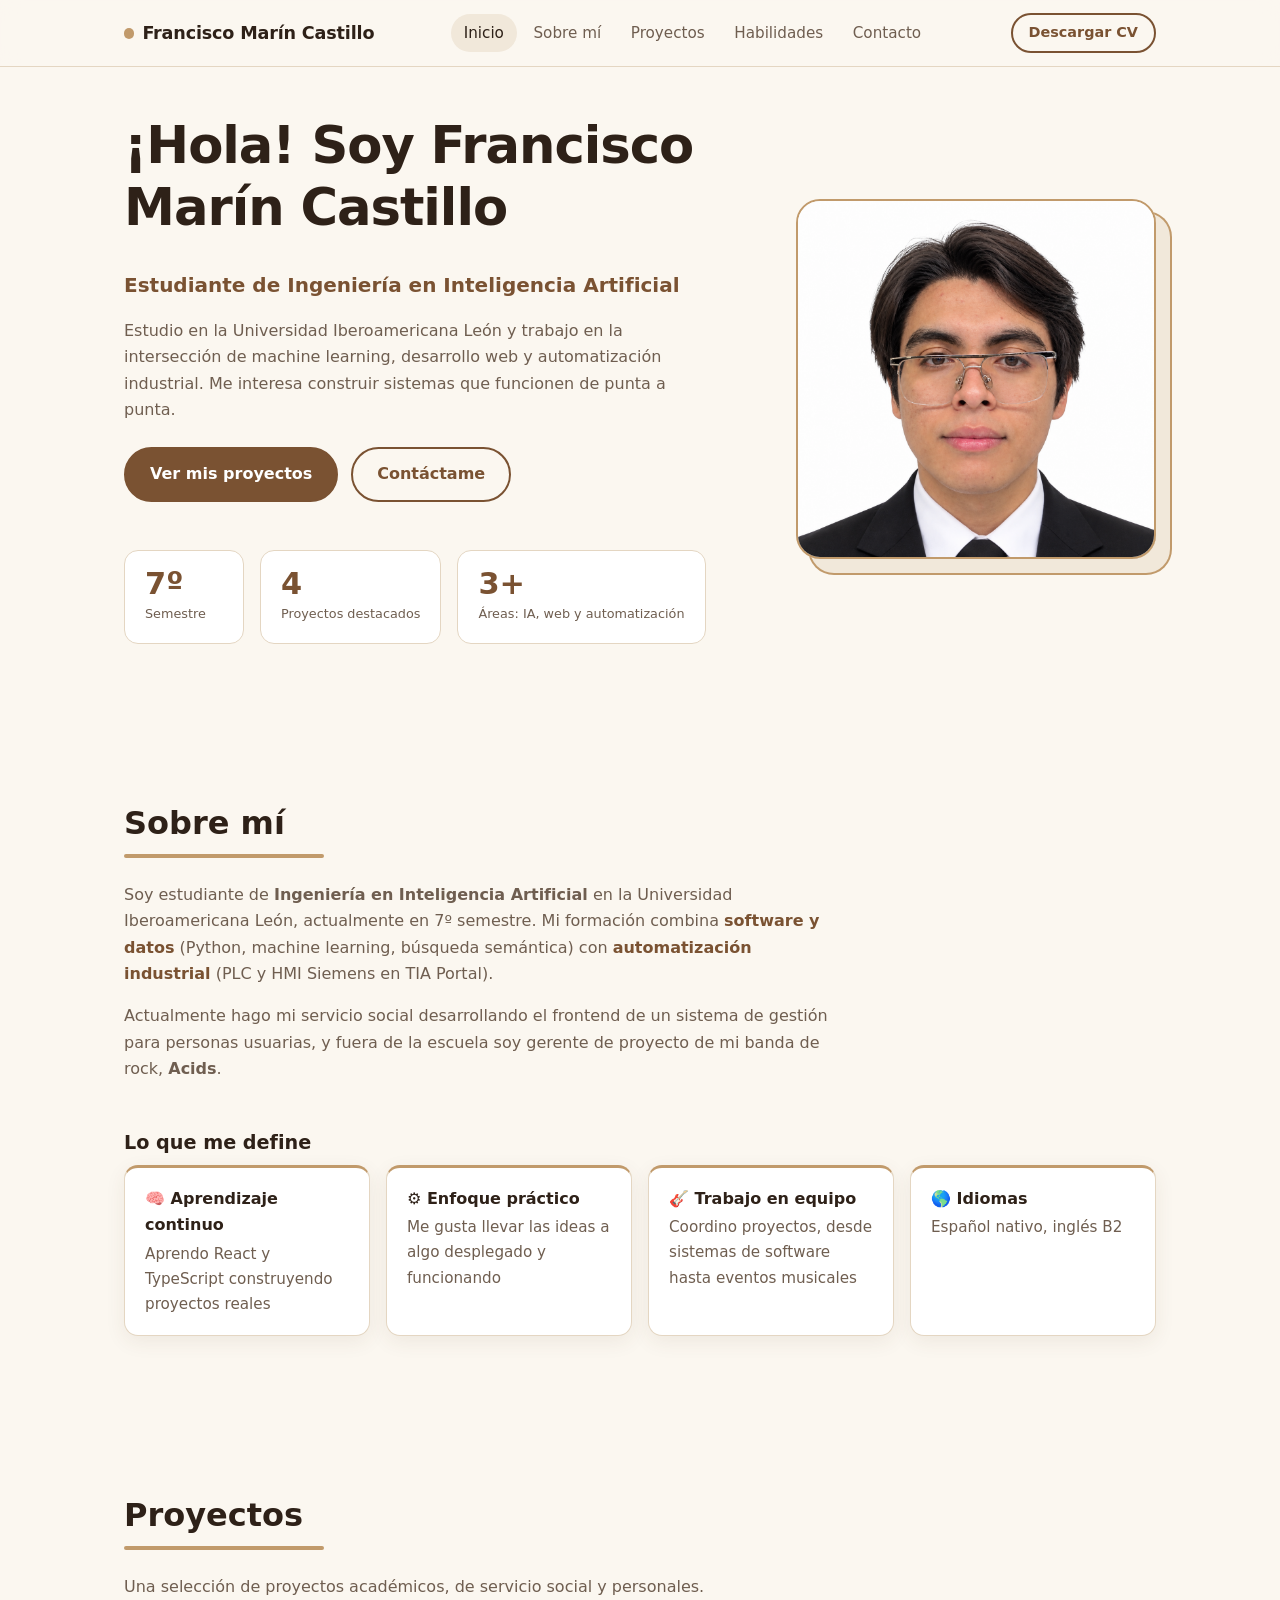
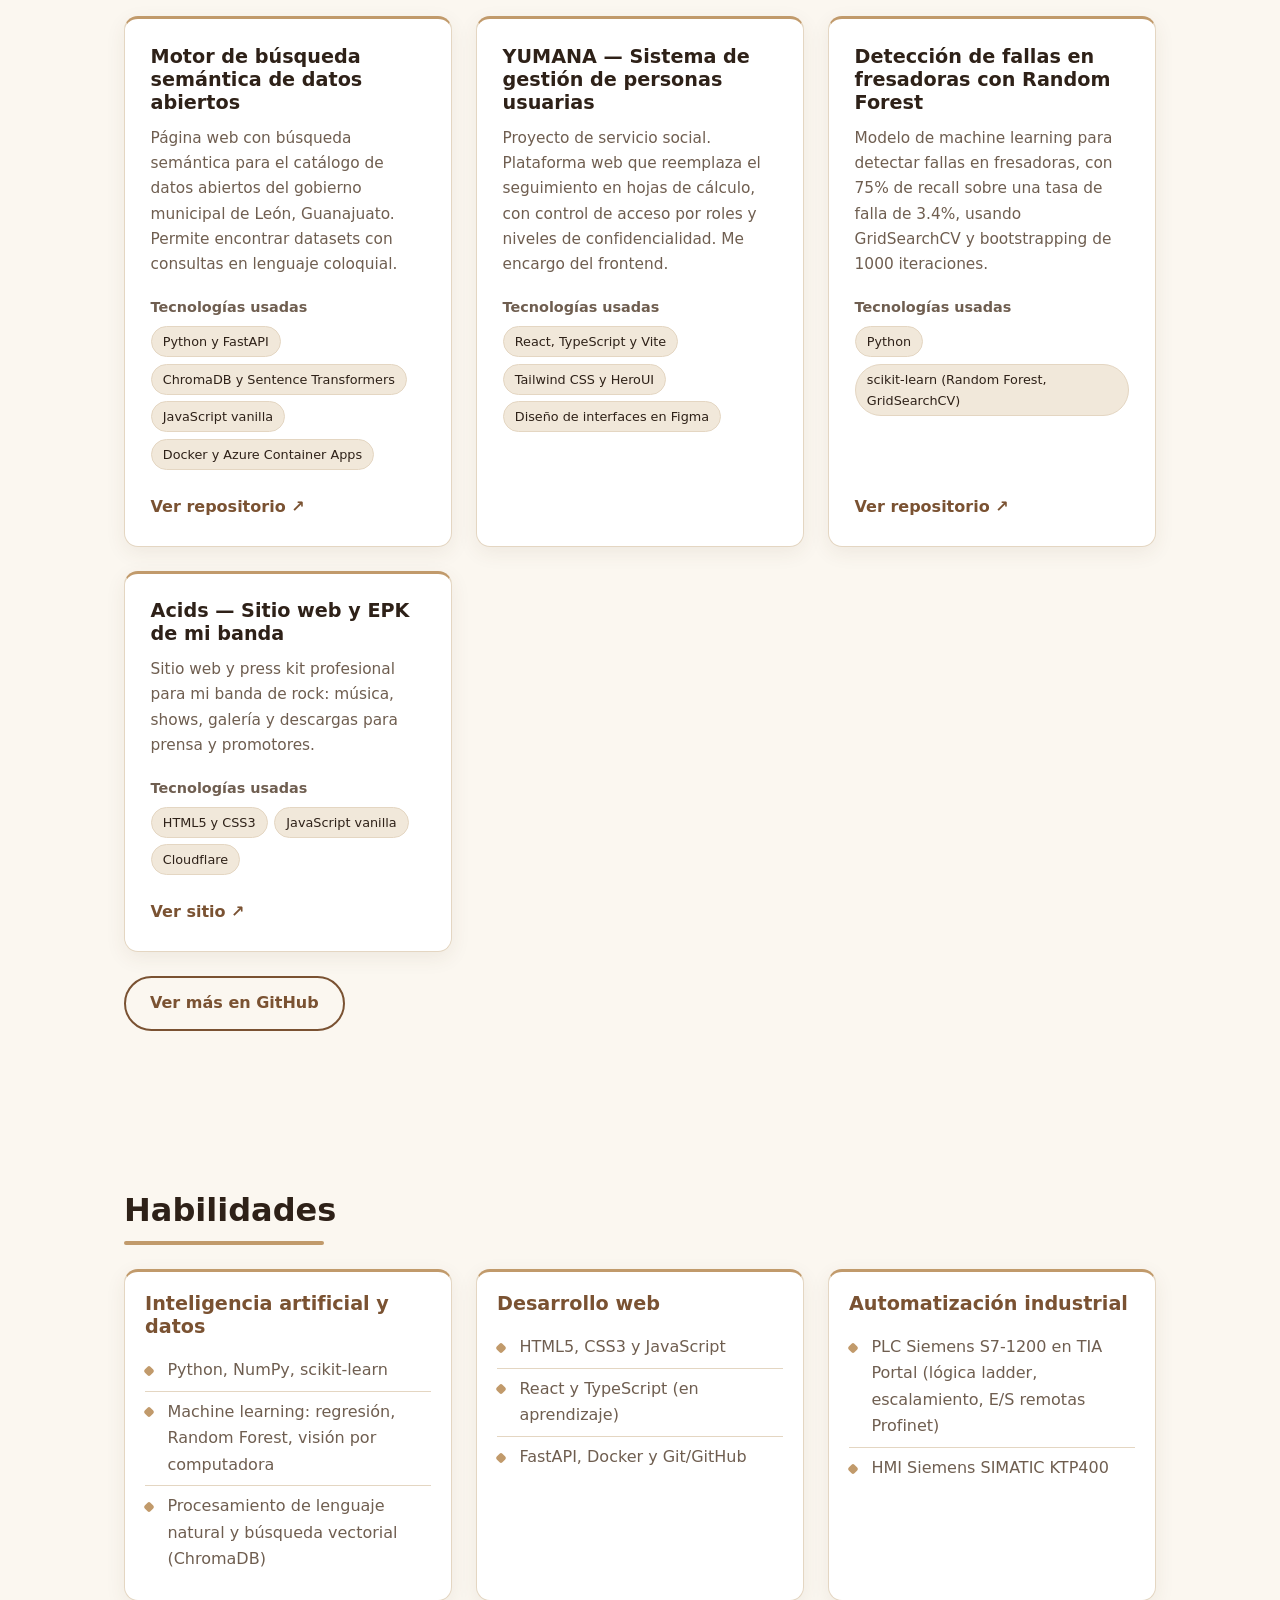
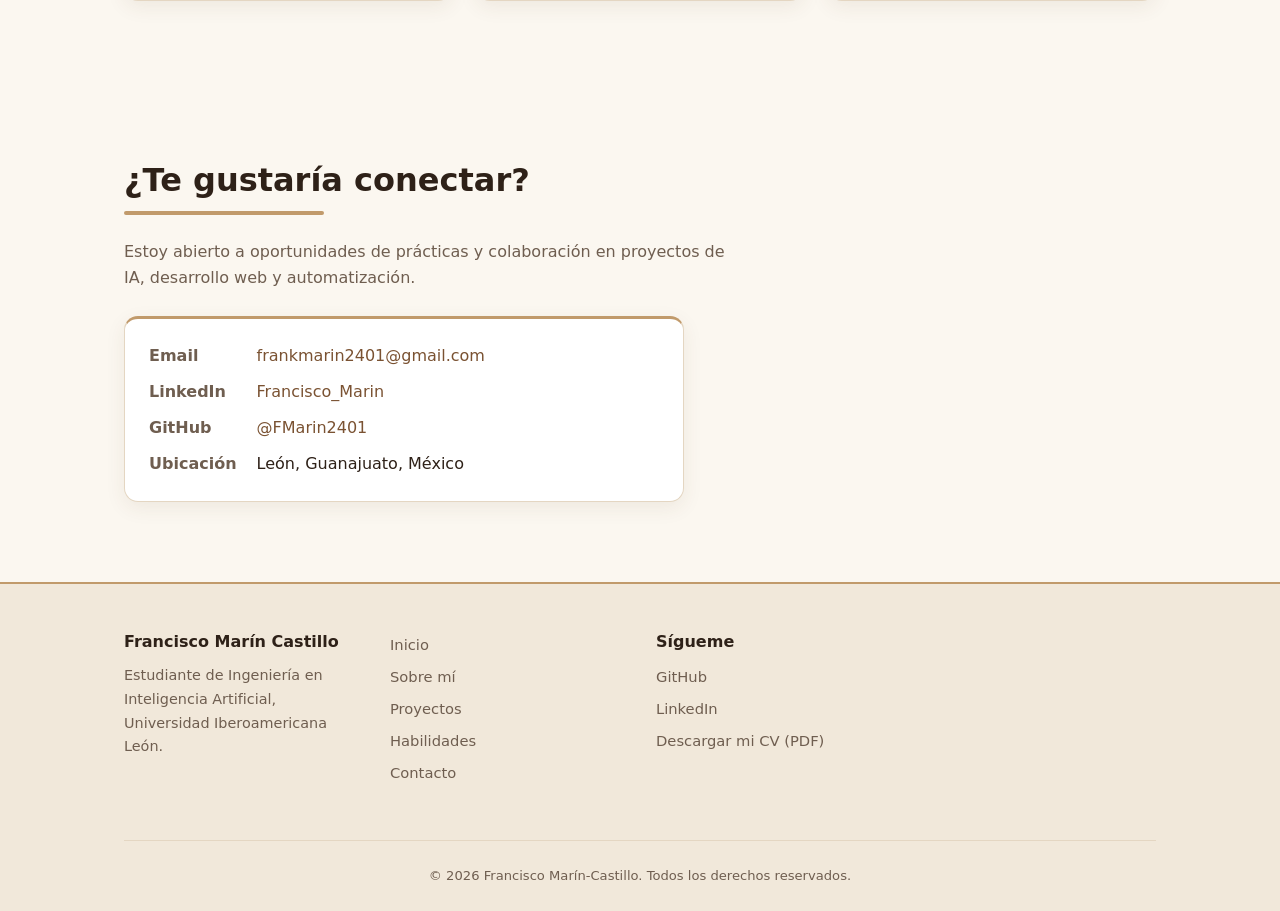
<file: index.html>
<!DOCTYPE html>
<html lang="es">

<head>
  <meta charset="UTF-8">
  <meta name="viewport" content="width=device-width, initial-scale=1.0">
  <meta name="theme-color" content="#fbf7f0">

  <!-- SEO básico -->
  <title>Francisco Marín-Castillo | Estudiante de Ingeniería en Inteligencia Artificial</title>
  <meta name="description"
    content="Portafolio de Francisco Marín-Castillo, estudiante de Ingeniería en Inteligencia Artificial en la Universidad Iberoamericana León. Proyectos en machine learning, desarrollo web y automatización industrial.">
  <meta name="author" content="Francisco Marín-Castillo">
  <meta name="robots" content="index, follow">

  <!-- Open Graph (completar og:image y og:url cuando haya dominio) -->
  <meta property="og:title" content="Francisco Marín-Castillo - Ingeniería en Inteligencia Artificial">
  <meta property="og:description"
    content="Proyectos de machine learning, búsqueda semántica, desarrollo web y automatización industrial.">
  <meta property="og:type" content="profile">
  <meta property="og:site_name" content="Francisco Marín-Castillo">

  <!-- Twitter Card -->
  <meta name="twitter:card" content="summary">
  <meta name="twitter:title" content="Francisco Marín-Castillo - Ingeniería en IA">
  <meta name="twitter:description" content="Portafolio de proyectos de IA, desarrollo web y automatización.">

  <link rel="stylesheet" href="styles.css">
</head>

<body>
  <a class="skip-link" href="#contenido-principal">Saltar al contenido</a>

  <!-- ========== HEADER ========== -->
  <header class="site-header">
    <div class="container site-header__inner">
      <a class="brand" href="#inicio">Francisco Marín Castillo</a>

      <nav class="nav" aria-label="Navegación principal">
        <ul class="nav__list">
          <li><a class="nav__link" href="#inicio" aria-current="page">Inicio</a></li>
          <li><a class="nav__link" href="#sobre-mi">Sobre mí</a></li>
          <li><a class="nav__link" href="#proyectos-destacados">Proyectos</a></li>
          <li><a class="nav__link" href="#habilidades">Habilidades</a></li>
          <li><a class="nav__link" href="#contacto">Contacto</a></li>
        </ul>
      </nav>

      <a class="button button--outline button--small" href="assets/documents/FranciscoMarin_CVES.pdf" download>
        Descargar CV
      </a>
    </div>
  </header>

  <!-- ========== CONTENIDO PRINCIPAL ========== -->
  <main id="contenido-principal">

    <!-- Hero -->
    <section class="section section--hero" id="inicio" aria-labelledby="hero-titulo">
      <div class="container hero">
        <div class="hero__content">
          <h1 class="hero__title" id="hero-titulo">¡Hola! Soy Francisco Marín Castillo</h1>
          <p class="hero__role">Estudiante de Ingeniería en Inteligencia Artificial</p>
          <p class="hero__text">
            Estudio en la Universidad Iberoamericana León y trabajo en la
            intersección de machine learning, desarrollo web y automatización
            industrial. Me interesa construir sistemas que funcionen de punta a punta.
          </p>

          <div class="hero__actions">
            <a class="button button--primary" href="#proyectos-destacados">Ver mis proyectos</a>
            <a class="button button--outline" href="#contacto">Contáctame</a>
          </div>

          <ul class="stats">
            <li class="stats__item">
              <data class="stats__value" value="7">7º</data>
              <span class="stats__label">Semestre</span>
            </li>
            <li class="stats__item">
              <data class="stats__value" value="4">4</data>
              <span class="stats__label">Proyectos destacados</span>
            </li>
            <li class="stats__item">
              <data class="stats__value" value="3">3+</data>
              <span class="stats__label">Áreas: IA, web y automatización</span>
            </li>
          </ul>
        </div>

        <figure class="hero__figure">
          <img class="hero__photo" src="assets/images/Francisco.png" alt="Francisco Marín-Castillo"
            width="500" height="500" loading="eager">
        </figure>
      </div>
    </section>

    <!-- Sobre mí -->
    <section class="section" id="sobre-mi" aria-labelledby="about-titulo">
      <div class="container">
        <h2 class="section__title" id="about-titulo">Sobre mí</h2>

        <div class="prose">
          <p>
            Soy estudiante de <strong>Ingeniería en Inteligencia Artificial</strong>
            en la Universidad Iberoamericana León, actualmente en 7º semestre.
            Mi formación combina <em>software y datos</em> (Python, machine learning,
            búsqueda semántica) con <em>automatización industrial</em>
            (PLC y HMI Siemens en TIA Portal).
          </p>
          <p>
            Actualmente hago mi servicio social desarrollando el frontend de un
            sistema de gestión para personas usuarias, y fuera de la escuela soy
            gerente de proyecto de mi banda de rock, <strong>Acids</strong>.
          </p>
        </div>

        <h3 class="section__subtitle">Lo que me define</h3>
        <dl class="traits">
          <div class="traits__item card">
            <dt class="traits__term">🧠 Aprendizaje continuo</dt>
            <dd class="traits__desc">Aprendo React y TypeScript construyendo proyectos reales</dd>
          </div>
          <div class="traits__item card">
            <dt class="traits__term">⚙️ Enfoque práctico</dt>
            <dd class="traits__desc">Me gusta llevar las ideas a algo desplegado y funcionando</dd>
          </div>
          <div class="traits__item card">
            <dt class="traits__term">🎸 Trabajo en equipo</dt>
            <dd class="traits__desc">Coordino proyectos, desde sistemas de software hasta eventos musicales</dd>
          </div>
          <div class="traits__item card">
            <dt class="traits__term">🌎 Idiomas</dt>
            <dd class="traits__desc">Español nativo, inglés B2</dd>
          </div>
        </dl>
      </div>
    </section>

    <!-- Proyectos -->
    <section class="section" id="proyectos-destacados" aria-labelledby="projects-titulo">
      <div class="container">
        <h2 class="section__title" id="projects-titulo">Proyectos</h2>
        <p class="section__intro">Una selección de proyectos académicos, de servicio social y personales.</p>

        <div class="projects">
          <article class="card project">
            <h3 class="project__title">Motor de búsqueda semántica de datos abiertos</h3>
            <p class="project__text">
              Página web con búsqueda semántica para el catálogo de datos abiertos
              del gobierno municipal de León, Guanajuato. Permite encontrar datasets
              con consultas en lenguaje coloquial.
            </p>
            <h4 class="project__label">Tecnologías usadas</h4>
            <ul class="chips">
              <li class="chips__item">Python y FastAPI</li>
              <li class="chips__item">ChromaDB y Sentence Transformers</li>
              <li class="chips__item">JavaScript vanilla</li>
              <li class="chips__item">Docker y Azure Container Apps</li>
            </ul>
            <a class="project__link" href="https://github.com/FMarin2401/buscador_semantico_datasets_gubernamental"
              target="_blank" rel="noopener">Ver repositorio ↗</a>
          </article>

          <article class="card project">
            <h3 class="project__title">YUMANA — Sistema de gestión de personas usuarias</h3>
            <p class="project__text">
              Proyecto de servicio social. Plataforma web que reemplaza el seguimiento
              en hojas de cálculo, con control de acceso por roles y niveles de
              confidencialidad. Me encargo del frontend.
            </p>
            <h4 class="project__label">Tecnologías usadas</h4>
            <ul class="chips">
              <li class="chips__item">React, TypeScript y Vite</li>
              <li class="chips__item">Tailwind CSS y HeroUI</li>
              <li class="chips__item">Diseño de interfaces en Figma</li>
            </ul>
          </article>

          <article class="card project">
            <h3 class="project__title">Detección de fallas en fresadoras con Random Forest</h3>
            <p class="project__text">
              Modelo de machine learning para detectar fallas en fresadoras, con
              75% de recall sobre una tasa de falla de 3.4%, usando GridSearchCV y
              bootstrapping de 1000 iteraciones.
            </p>
            <h4 class="project__label">Tecnologías usadas</h4>
            <ul class="chips">
              <li class="chips__item">Python</li>
              <li class="chips__item">scikit-learn (Random Forest, GridSearchCV)</li>
            </ul>
            <a class="project__link" href="https://github.com/FMarin2401/ProyectoFresadoras" target="_blank"
              rel="noopener">Ver repositorio ↗</a>
          </article>

          <article class="card project">
            <h3 class="project__title">Acids — Sitio web y EPK de mi banda</h3>
            <p class="project__text">
              Sitio web y press kit profesional para mi banda de rock: música,
              shows, galería y descargas para prensa y promotores.
            </p>
            <h4 class="project__label">Tecnologías usadas</h4>
            <ul class="chips">
              <li class="chips__item">HTML5 y CSS3</li>
              <li class="chips__item">JavaScript vanilla</li>
              <li class="chips__item">Cloudflare</li>
            </ul>
            <a class="project__link" href="https://acids-mx.frankmarin2401.workers.dev" target="_blank"
              rel="noopener">Ver sitio ↗</a>
          </article>
        </div>

        <a class="button button--outline" href="https://github.com/FMarin2401" target="_blank" rel="noopener">
          Ver más en GitHub
        </a>
      </div>
    </section>

    <!-- Habilidades -->
    <section class="section" id="habilidades" aria-labelledby="skills-titulo">
      <div class="container">
        <h2 class="section__title" id="skills-titulo">Habilidades</h2>

        <div class="skills">
          <div class="card skill-group">
            <h3 class="skill-group__title">Inteligencia artificial y datos</h3>
            <ul class="skill-group__list">
              <li class="skill-group__item">Python, NumPy, scikit-learn</li>
              <li class="skill-group__item">Machine learning: regresión, Random Forest, visión por computadora</li>
              <li class="skill-group__item">Procesamiento de lenguaje natural y búsqueda vectorial (ChromaDB)</li>
            </ul>
          </div>

          <div class="card skill-group">
            <h3 class="skill-group__title">Desarrollo web</h3>
            <ul class="skill-group__list">
              <li class="skill-group__item">HTML5, CSS3 y JavaScript</li>
              <li class="skill-group__item">React y TypeScript (en aprendizaje)</li>
              <li class="skill-group__item">FastAPI, Docker y Git/GitHub</li>
            </ul>
          </div>

          <div class="card skill-group">
            <h3 class="skill-group__title">Automatización industrial</h3>
            <ul class="skill-group__list">
              <li class="skill-group__item">PLC Siemens S7-1200 en TIA Portal (lógica ladder, escalamiento, E/S remotas Profinet)</li>
              <li class="skill-group__item">HMI Siemens SIMATIC KTP400</li>
            </ul>
          </div>
        </div>
      </div>
    </section>

    <!-- Contacto -->
    <section class="section" id="contacto" aria-labelledby="cta-titulo">
      <div class="container">
        <h2 class="section__title" id="cta-titulo">¿Te gustaría conectar?</h2>
        <p class="section__intro">
          Estoy abierto a oportunidades de prácticas y colaboración en proyectos
          de IA, desarrollo web y automatización.
        </p>

        <address class="card contact-card">
          <dl class="contact-card__list">
            <dt>Email</dt>
            <dd><a href="mailto:frankmarin2401@gmail.com">frankmarin2401@gmail.com</a></dd>

            <dt>LinkedIn</dt>
            <dd>
              <a href="https://www.linkedin.com/in/francisco-marin-cast" target="_blank"
                rel="noopener">Francisco_Marin</a>
            </dd>

            <dt>GitHub</dt>
            <dd><a href="https://github.com/FMarin2401" target="_blank" rel="noopener">@FMarin2401</a></dd>

            <dt>Ubicación</dt>
            <dd>León, Guanajuato, México</dd>
          </dl>
        </address>
      </div>
    </section>
  </main>

  <!-- ========== FOOTER ========== -->
  <footer class="site-footer">
    <div class="container site-footer__grid">
      <section class="site-footer__block" aria-labelledby="footer-about">
        <h2 class="site-footer__title" id="footer-about">Francisco Marín Castillo</h2>
        <p class="site-footer__text">
          Estudiante de Ingeniería en Inteligencia Artificial,
          Universidad Iberoamericana León.
        </p>
      </section>

      <nav class="site-footer__block" aria-label="Enlaces del footer">
        <ul class="site-footer__list">
          <li><a class="site-footer__link" href="#inicio">Inicio</a></li>
          <li><a class="site-footer__link" href="#sobre-mi">Sobre mí</a></li>
          <li><a class="site-footer__link" href="#proyectos-destacados">Proyectos</a></li>
          <li><a class="site-footer__link" href="#habilidades">Habilidades</a></li>
          <li><a class="site-footer__link" href="#contacto">Contacto</a></li>
        </ul>
      </nav>

      <section class="site-footer__block" aria-labelledby="footer-social">
        <h2 class="site-footer__title" id="footer-social">Sígueme</h2>
        <ul class="site-footer__list">
          <li><a class="site-footer__link" href="https://github.com/FMarin2401" target="_blank"
              rel="noopener">GitHub</a></li>
          <li><a class="site-footer__link" href="https://www.linkedin.com/in/francisco-marin-cast" target="_blank"
              rel="noopener">LinkedIn</a></li>
          <li><a class="site-footer__link" href="assets/documents/FranciscoMarin_CVES.pdf" download>Descargar mi CV
              (PDF)</a></li>
        </ul>
      </section>

      <p class="site-footer__legal">&copy; 2026 Francisco Marín-Castillo. Todos los derechos reservados.</p>
    </div>
  </footer>
</body>

</html>
</file>
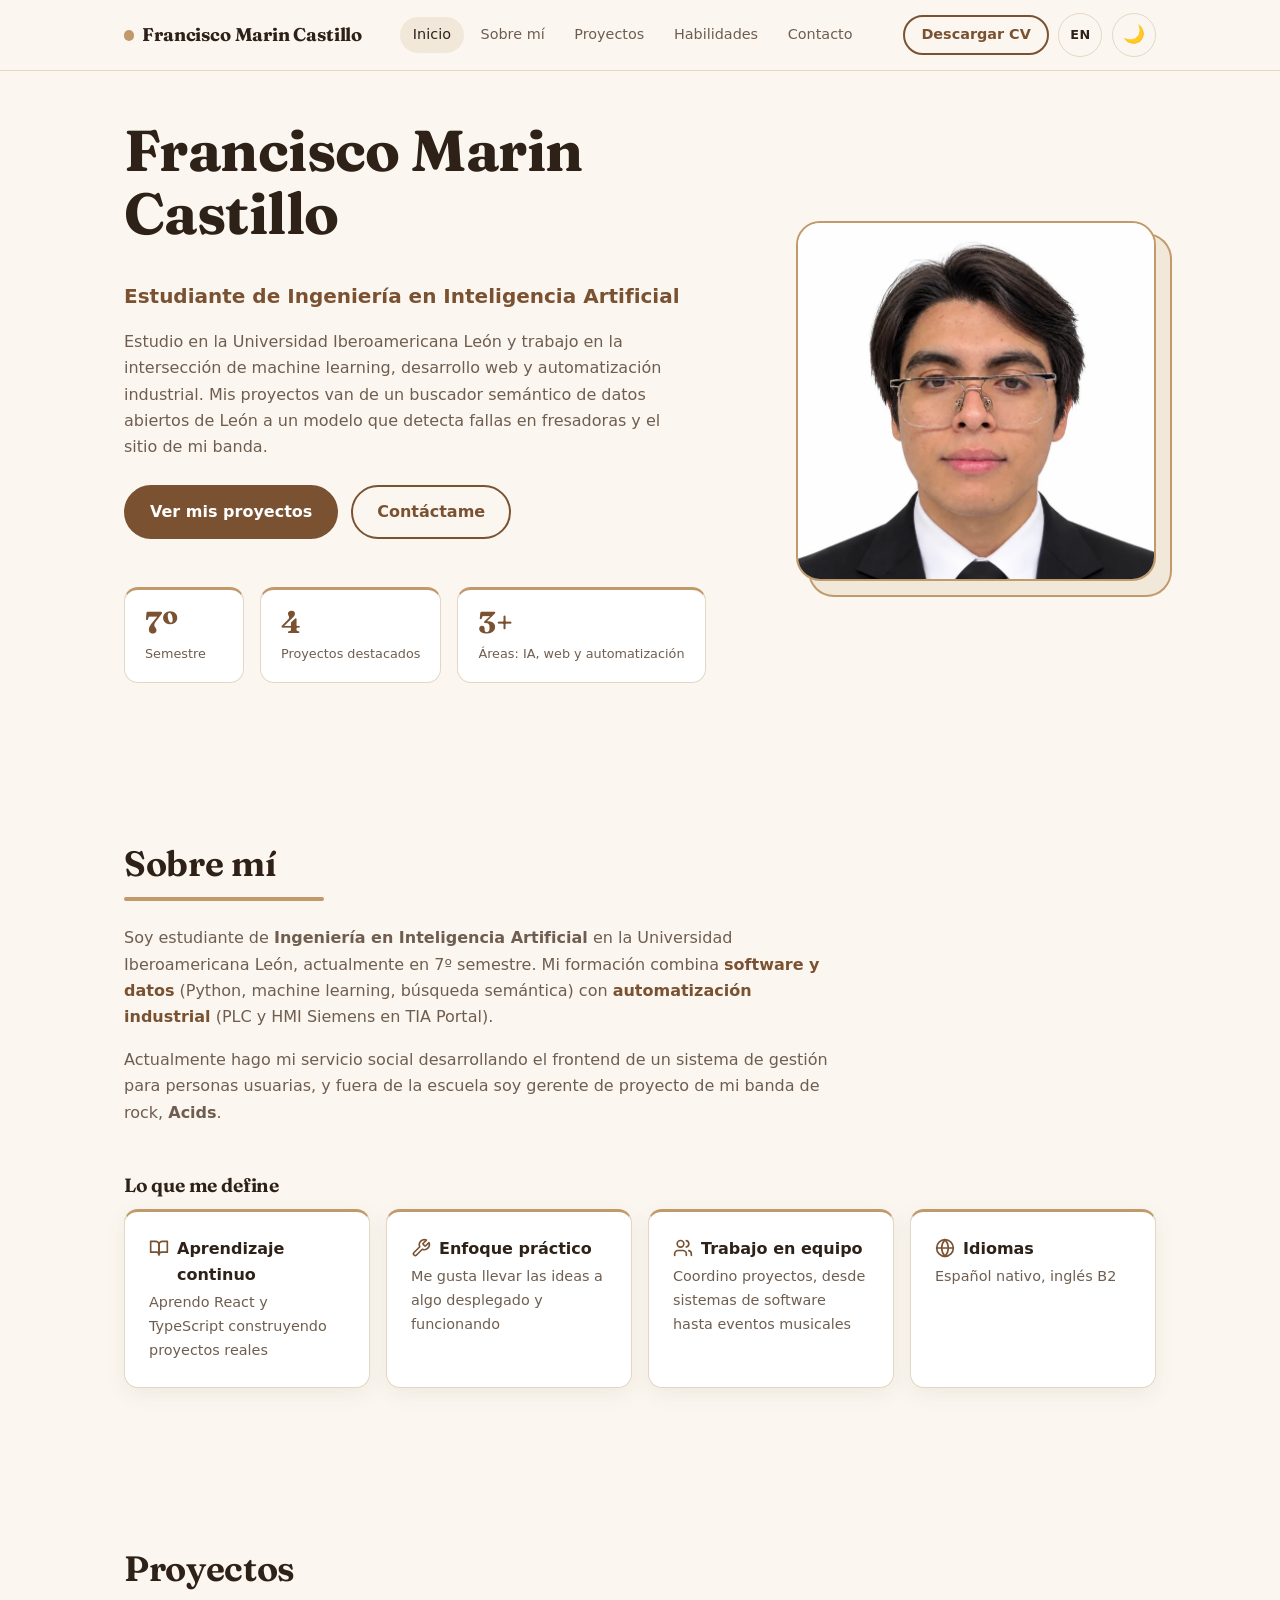
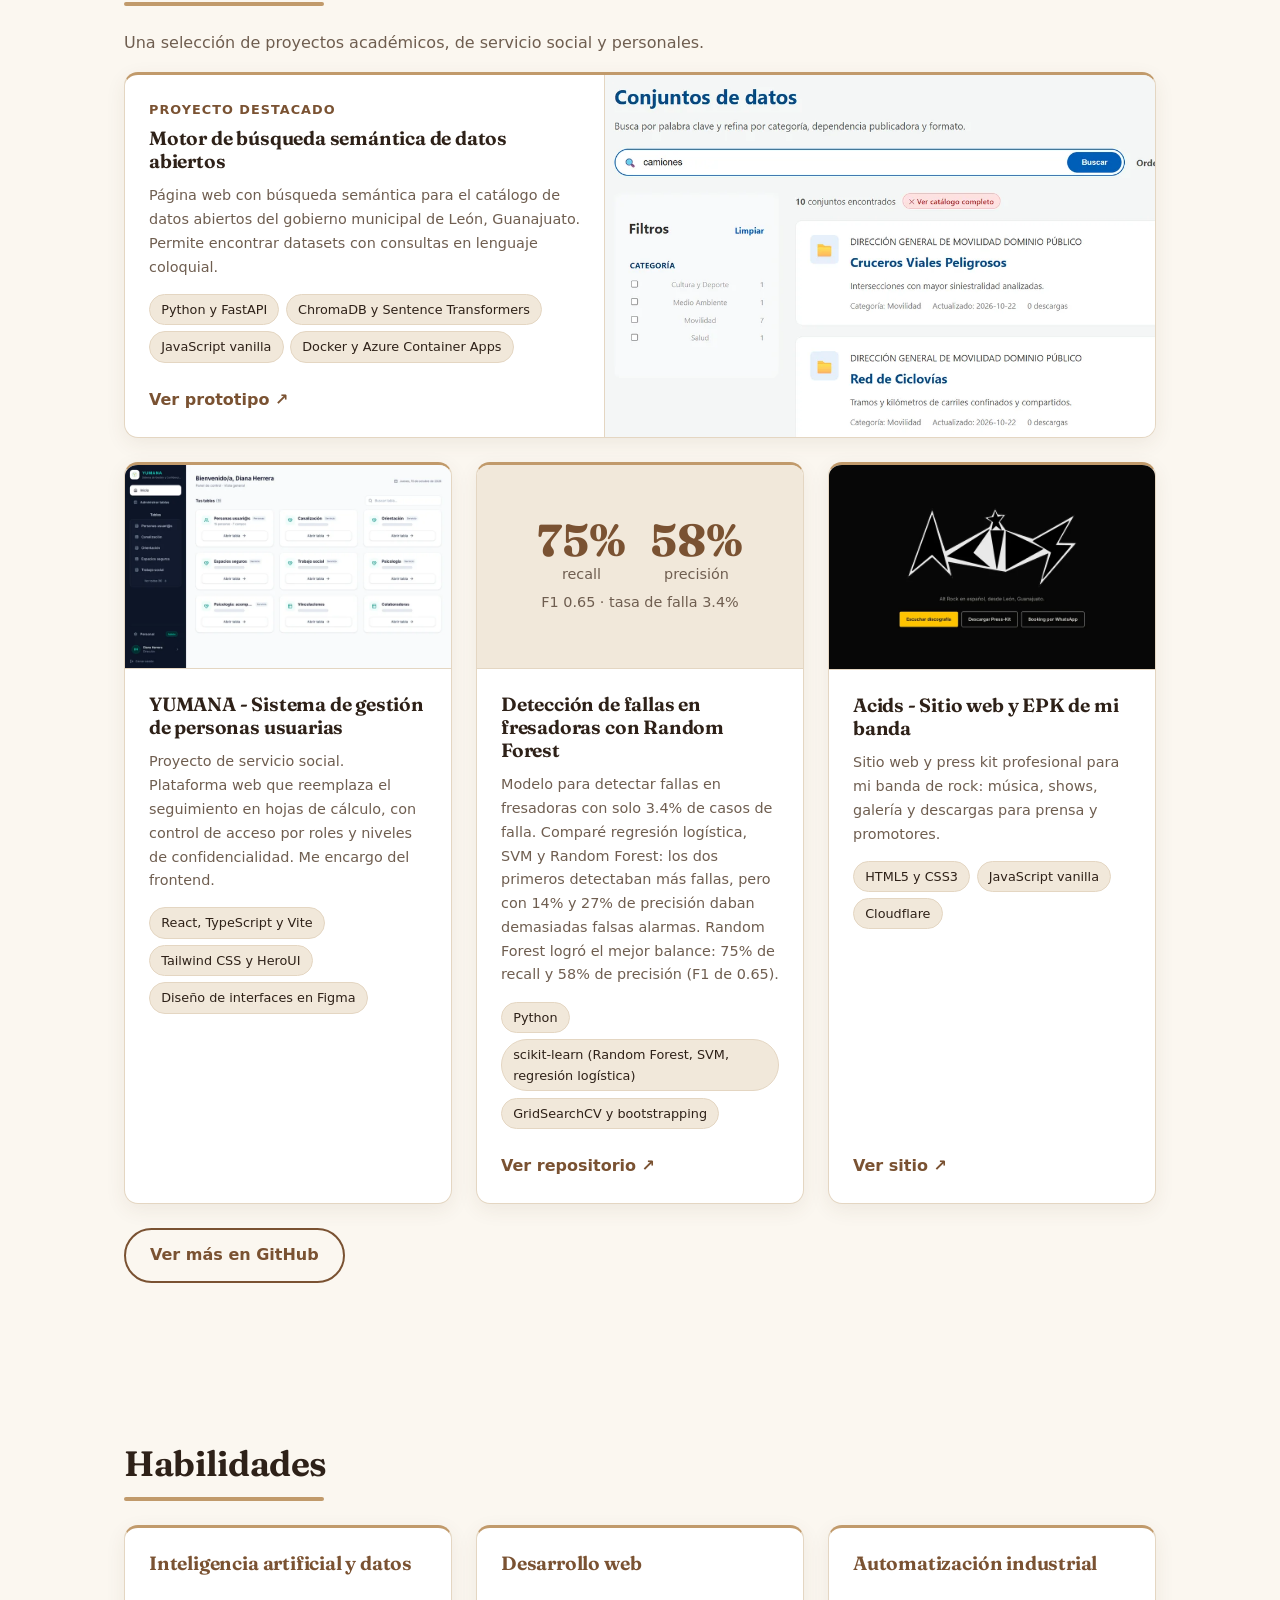
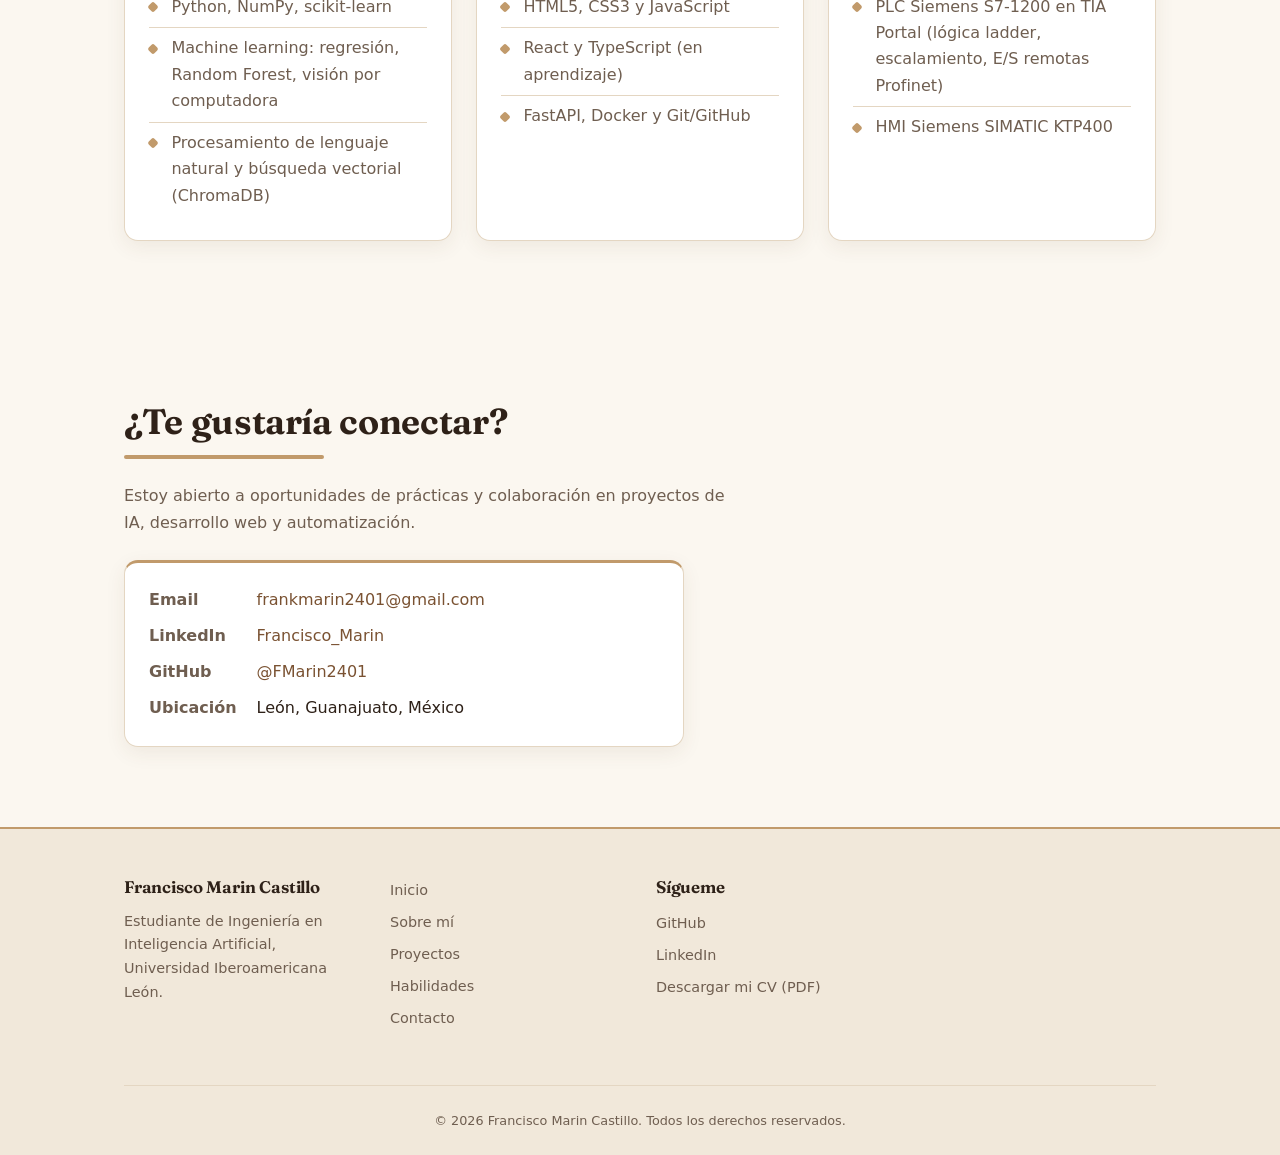
<file: public/index.html>
<!DOCTYPE html>
<html lang="es">

<head>
  <meta charset="UTF-8">
  <meta name="viewport" content="width=device-width, initial-scale=1.0">
  <meta name="theme-color" content="#fbf7f0">

  <link rel="icon" href="favicon.svg" type="image/svg+xml">
  <link rel="icon" href="favicon.ico" sizes="48x48">
  <link rel="apple-touch-icon" href="apple-touch-icon.png">
  <!-- SEO básico -->
  <title>Francisco Marin Castillo | Estudiante de Ingeniería en Inteligencia Artificial</title>
  <meta name="description" content="Portafolio de Francisco Marin Castillo: estudiante de Ingeniería en IA y desarrollador web en León, Gto. Proyectos de machine learning, React y automatización.">
  <meta name="author" content="Francisco Marin Castillo">
  <meta name="robots" content="index, follow">

  <!-- Open Graph -->
  <link rel="canonical" href="https://frankmarincas.dev/">
  <link rel="alternate" hreflang="es" href="https://frankmarincas.dev/">
  <link rel="alternate" hreflang="en" href="https://frankmarincas.dev/en/">
  <link rel="alternate" hreflang="x-default" href="https://frankmarincas.dev/">
  <meta property="og:url" content="https://frankmarincas.dev/">
  <meta property="og:locale" content="es_MX">
  <meta property="og:locale:alternate" content="en_US">
  <meta property="og:title" content="Francisco Marin Castillo - Ingeniería en Inteligencia Artificial">
  <meta property="og:description"
    content="Proyectos de machine learning, búsqueda semántica, desarrollo web y automatización industrial.">
  <meta property="og:type" content="profile">
  <meta property="og:site_name" content="Francisco Marin Castillo">
  <meta property="og:image" content="https://frankmarincas.dev/assets/images/Francisco-og.jpg">
  <meta property="og:image:width" content="1200">
  <meta property="og:image:height" content="1200">
  <meta property="og:image:alt" content="Francisco Marin Castillo">

  <!-- Twitter Card -->
  <meta name="twitter:card" content="summary">
  <meta name="twitter:title" content="Francisco Marin Castillo - Ingeniería en IA">
  <meta name="twitter:description" content="Portafolio de proyectos de IA, desarrollo web y automatización.">

  <!-- Datos Estructurados Schema.org (JSON-LD) -->
  <script type="application/ld+json">
  {
    "@context": "https://schema.org",
    "@type": "Person",
    "name": "Francisco Marin Castillo",
    "url": "https://frankmarincas.dev/",
    "image": "https://frankmarincas.dev/assets/images/Francisco-og.jpg",
    "address": {
      "@type": "PostalAddress",
      "addressLocality": "León",
      "addressRegion": "Guanajuato",
      "addressCountry": "MX"
    },
    "knowsAbout": ["Inteligencia artificial", "Machine learning", "Desarrollo web", "Automatización industrial"],
    "sameAs": [
      "https://github.com/FMarin2401",
      "https://www.linkedin.com/in/francisco-marin-cast"
    ]
  }
  </script>

  <script src="theme-init.js"></script>
  <link rel="stylesheet" href="styles.css">
  <link rel="preload" href="assets/fonts/fraunces-latin-wght.woff2" as="font" type="font/woff2" crossorigin>
  <script src="script.js" defer></script>
</head>

<body>
  <a class="skip-link" href="#contenido-principal">Saltar al contenido</a>

  <!-- ========== HEADER ========== -->
  <header class="site-header">
    <div class="container site-header__inner">
      <a class="brand" href="#inicio">Francisco Marin<span class="brand__last"> Castillo</span></a>

      <nav class="nav" id="menu-principal" aria-label="Navegación principal">
        <ul class="nav__list">
          <li><a class="nav__link" href="#inicio">Inicio</a></li>
          <li><a class="nav__link" href="#sobre-mi">Sobre mí</a></li>
          <li><a class="nav__link" href="#proyectos-destacados">Proyectos</a></li>
          <li><a class="nav__link" href="#habilidades">Habilidades</a></li>
          <li><a class="nav__link" href="#contacto">Contacto</a></li>
          <li class="nav__item--cv"><a class="nav__link" href="assets/documents/FranciscoMarin_CVES.pdf" download>Descargar CV</a></li>
        </ul>
      </nav>

      <div class="site-header__actions">
        <a class="button button--outline button--small site-header__cv"
          href="assets/documents/FranciscoMarin_CVES.pdf" download>Descargar CV</a>

        <a class="icon-button lang-switch" href="en/" hreflang="en" lang="en"
          aria-label="Read in English">EN</a>

        <button class="icon-button theme-toggle" type="button"
                aria-label="Cambiar a modo oscuro"></button>

        <button class="icon-button nav-toggle" type="button"
                aria-expanded="false" aria-controls="menu-principal" aria-label="Abrir menú">
          <span class="nav-toggle__icon" aria-hidden="true"></span>
        </button>
      </div>
    </div>
  </header>

  <!-- ========== CONTENIDO PRINCIPAL ========== -->
  <main id="contenido-principal">

    <!-- Hero -->
    <section class="section section--hero" id="inicio" aria-labelledby="hero-titulo">
      <div class="container hero">
        <div class="hero__content">
          <h1 class="hero__title" id="hero-titulo">Francisco Marin Castillo</h1>
          <p class="hero__role">Estudiante de Ingeniería en Inteligencia Artificial</p>
          <p class="hero__text">
            Estudio en la Universidad Iberoamericana León y trabajo en la
            intersección de machine learning, desarrollo web y automatización
            industrial. Mis proyectos van de un buscador semántico
            de datos abiertos de León a un modelo que detecta fallas en fresadoras
            y el sitio de mi banda.
          </p>

          <div class="hero__actions">
            <a class="button button--primary" href="#proyectos-destacados">Ver mis proyectos</a>
            <a class="button button--outline" href="#contacto">Contáctame</a>
          </div>

          <ul class="stats">
            <li class="stats__item">
              <data class="stats__value" value="7">7º</data>
              <span class="stats__label">Semestre</span>
            </li>
            <li class="stats__item">
              <data class="stats__value" value="4">4</data>
              <span class="stats__label">Proyectos destacados</span>
            </li>
            <li class="stats__item">
              <data class="stats__value" value="3">3+</data>
              <span class="stats__label">Áreas: IA, web y automatización</span>
            </li>
          </ul>
        </div>

        <figure class="hero__figure">
          <img class="hero__photo" src="assets/images/Francisco.webp" alt="Francisco Marin Castillo"
            width="720" height="720" loading="eager" fetchpriority="high">
        </figure>
      </div>
    </section>

    <!-- Sobre mí -->
    <section class="section" id="sobre-mi" aria-labelledby="about-titulo">
      <div class="container">
        <h2 class="section__title" id="about-titulo">Sobre mí</h2>

        <div class="prose">
          <p>
            Soy estudiante de <strong>Ingeniería en Inteligencia Artificial</strong>
            en la Universidad Iberoamericana León, actualmente en 7º semestre.
            Mi formación combina <em>software y datos</em> (Python, machine learning,
            búsqueda semántica) con <em>automatización industrial</em>
            (PLC y HMI Siemens en TIA Portal).
          </p>
          <p>
            Actualmente hago mi servicio social desarrollando el frontend de un
            sistema de gestión para personas usuarias, y fuera de la escuela soy
            gerente de proyecto de mi banda de rock, <strong>Acids</strong>.
          </p>
        </div>

        <h3 class="section__subtitle">Lo que me define</h3>
        <dl class="traits">
          <div class="traits__item card">
            <dt class="traits__term"><svg class="traits__icon" viewBox="0 0 24 24" aria-hidden="true" focusable="false"><path d="M2 4h6a4 4 0 0 1 4 4v12a3 3 0 0 0-3-3H2z"/><path d="M22 4h-6a4 4 0 0 0-4 4v12a3 3 0 0 1 3-3h7z"/></svg> Aprendizaje continuo</dt>
            <dd class="traits__desc">Aprendo React y TypeScript construyendo proyectos reales</dd>
          </div>
          <div class="traits__item card">
            <dt class="traits__term"><svg class="traits__icon" viewBox="0 0 24 24" aria-hidden="true" focusable="false"><path d="M14.7 6.3a1 1 0 0 0 0 1.4l1.6 1.6a1 1 0 0 0 1.4 0l3.77-3.77a6 6 0 0 1-7.94 7.94l-6.91 6.91a2.12 2.12 0 0 1-3-3l6.91-6.91a6 6 0 0 1 7.94-7.94l-3.76 3.76z"/></svg> Enfoque práctico</dt>
            <dd class="traits__desc">Me gusta llevar las ideas a algo desplegado y funcionando</dd>
          </div>
          <div class="traits__item card">
            <dt class="traits__term"><svg class="traits__icon" viewBox="0 0 24 24" aria-hidden="true" focusable="false"><path d="M16 21v-2a4 4 0 0 0-4-4H6a4 4 0 0 0-4 4v2"/><circle cx="9" cy="7" r="4"/><path d="M22 21v-2a4 4 0 0 0-3-3.87"/><path d="M16 3.13a4 4 0 0 1 0 7.75"/></svg> Trabajo en equipo</dt>
            <dd class="traits__desc">Coordino proyectos, desde sistemas de software hasta eventos musicales</dd>
          </div>
          <div class="traits__item card">
            <dt class="traits__term"><svg class="traits__icon" viewBox="0 0 24 24" aria-hidden="true" focusable="false"><circle cx="12" cy="12" r="10"/><path d="M2 12h20"/><path d="M12 2a15.3 15.3 0 0 1 4 10 15.3 15.3 0 0 1-4 10 15.3 15.3 0 0 1-4-10 15.3 15.3 0 0 1 4-10z"/></svg> Idiomas</dt>
            <dd class="traits__desc">Español nativo, inglés B2</dd>
          </div>
        </dl>
      </div>
    </section>

    <!-- Proyectos -->
    <section class="section" id="proyectos-destacados" aria-labelledby="projects-titulo">
      <div class="container">
        <h2 class="section__title" id="projects-titulo">Proyectos</h2>
        <p class="section__intro">Una selección de proyectos académicos, de servicio social y personales.</p>

        <div class="projects">
          <article class="card project project--featured">
            <figure class="project__media">
              <img src="assets/images/proyectos/buscador.webp" alt="Resultados del buscador para la consulta «camiones»: cruceros viales peligrosos y red de ciclovías"
                width="1200" height="616" loading="lazy">
            </figure>
            <div class="project__body">
              <p class="project__eyebrow">Proyecto destacado</p>
              <h3 class="project__title">Motor de búsqueda semántica de datos abiertos</h3>
              <p class="project__text">
                Página web con búsqueda semántica para el catálogo de datos abiertos
                del gobierno municipal de León, Guanajuato. Permite encontrar datasets
                con consultas en lenguaje coloquial.
              </p>
              <ul class="chips" aria-label="Tecnologías">
                <li class="chips__item">Python y FastAPI</li>
                <li class="chips__item">ChromaDB y Sentence Transformers</li>
                <li class="chips__item">JavaScript vanilla</li>
                <li class="chips__item">Docker y Azure Container Apps</li>
              </ul>
              <a class="project__link" href="https://buscador.frankmarincas.dev"
                target="_blank" rel="noopener">Ver prototipo ↗</a>
            </div>
          </article>

          <article class="card project">
            <figure class="project__thumb">
              <img src="assets/images/proyectos/yumana.webp" alt="Panel principal de YUMANA con las tablas de servicios: canalización, orientación, psicología y trabajo social"
                width="800" height="498" loading="lazy">
            </figure>
            <h3 class="project__title">YUMANA - Sistema de gestión de personas usuarias</h3>
            <p class="project__text">
              Proyecto de servicio social. Plataforma web que reemplaza el seguimiento
              en hojas de cálculo, con control de acceso por roles y niveles de
              confidencialidad. Me encargo del frontend.
            </p>
            <ul class="chips" aria-label="Tecnologías">
              <li class="chips__item">React, TypeScript y Vite</li>
              <li class="chips__item">Tailwind CSS y HeroUI</li>
              <li class="chips__item">Diseño de interfaces en Figma</li>
            </ul>
          </article>

          <article class="card project">
            <div class="project__thumb project__stat" aria-hidden="true">
              <div class="project__stat-row">
                <span class="project__stat-pair"><span class="project__stat-value">75%</span><span class="project__stat-label">recall</span></span>
                <span class="project__stat-pair"><span class="project__stat-value">58%</span><span class="project__stat-label">precisión</span></span>
              </div>
              <span class="project__stat-label">F1 0.65 · tasa de falla 3.4%</span>
            </div>
            <h3 class="project__title">Detección de fallas en fresadoras con Random Forest</h3>
            <p class="project__text">
              Modelo para detectar fallas en fresadoras con solo 3.4% de casos de
              falla. Comparé regresión logística, SVM y Random Forest: los dos
              primeros detectaban más fallas, pero con 14% y 27% de precisión daban
              demasiadas falsas alarmas. Random Forest logró el mejor balance:
              75% de recall y 58% de precisión (F1 de 0.65).
            </p>
            <ul class="chips" aria-label="Tecnologías">
              <li class="chips__item">Python</li>
              <li class="chips__item">scikit-learn (Random Forest, SVM, regresión logística)</li>
              <li class="chips__item">GridSearchCV y bootstrapping</li>
            </ul>
            <a class="project__link" href="https://github.com/FMarin2401/ProyectoFresadoras" target="_blank"
              rel="noopener">Ver repositorio ↗</a>
          </article>

          <article class="card project">
            <figure class="project__thumb">
              <img src="assets/images/proyectos/acids.webp" alt="Portada del sitio de Acids con el logotipo de la banda y botones para escuchar, descargar el press kit y contratar"
                width="800" height="500" loading="lazy">
            </figure>
            <h3 class="project__title">Acids - Sitio web y EPK de mi banda</h3>
            <p class="project__text">
              Sitio web y press kit profesional para mi banda de rock: música,
              shows, galería y descargas para prensa y promotores.
            </p>
            <ul class="chips" aria-label="Tecnologías">
              <li class="chips__item">HTML5 y CSS3</li>
              <li class="chips__item">JavaScript vanilla</li>
              <li class="chips__item">Cloudflare</li>
            </ul>
            <a class="project__link" href="https://acids.frankmarincas.dev" target="_blank"
              rel="noopener">Ver sitio ↗</a>
          </article>
        </div>

        <a class="button button--outline" href="https://github.com/FMarin2401" target="_blank" rel="noopener">
          Ver más en GitHub
        </a>
      </div>
    </section>

    <!-- Habilidades -->
    <section class="section" id="habilidades" aria-labelledby="skills-titulo">
      <div class="container">
        <h2 class="section__title" id="skills-titulo">Habilidades</h2>

        <div class="skills">
          <div class="card skill-group">
            <h3 class="skill-group__title">Inteligencia artificial y datos</h3>
            <ul class="skill-group__list">
              <li class="skill-group__item">Python, NumPy, scikit-learn</li>
              <li class="skill-group__item">Machine learning: regresión, Random Forest, visión por computadora</li>
              <li class="skill-group__item">Procesamiento de lenguaje natural y búsqueda vectorial (ChromaDB)</li>
            </ul>
          </div>

          <div class="card skill-group">
            <h3 class="skill-group__title">Desarrollo web</h3>
            <ul class="skill-group__list">
              <li class="skill-group__item">HTML5, CSS3 y JavaScript</li>
              <li class="skill-group__item">React y TypeScript (en aprendizaje)</li>
              <li class="skill-group__item">FastAPI, Docker y Git/GitHub</li>
            </ul>
          </div>

          <div class="card skill-group">
            <h3 class="skill-group__title">Automatización industrial</h3>
            <ul class="skill-group__list">
              <li class="skill-group__item">PLC Siemens S7-1200 en TIA Portal (lógica ladder, escalamiento, E/S remotas Profinet)</li>
              <li class="skill-group__item">HMI Siemens SIMATIC KTP400</li>
            </ul>
          </div>
        </div>
      </div>
    </section>

    <!-- Contacto -->
    <section class="section" id="contacto" aria-labelledby="cta-titulo">
      <div class="container">
        <h2 class="section__title" id="cta-titulo">¿Te gustaría conectar?</h2>
        <p class="section__intro">
          Estoy abierto a oportunidades de prácticas y colaboración en proyectos
          de IA, desarrollo web y automatización.
        </p>

        <address class="card contact-card">
          <dl class="contact-card__list">
            <dt>Email</dt>
            <dd><a href="mailto:frankmarin2401@gmail.com">frankmarin2401@gmail.com</a></dd>

            <dt>LinkedIn</dt>
            <dd>
              <a href="https://www.linkedin.com/in/francisco-marin-cast" target="_blank"
                rel="noopener">Francisco_Marin</a>
            </dd>

            <dt>GitHub</dt>
            <dd><a href="https://github.com/FMarin2401" target="_blank" rel="noopener">@FMarin2401</a></dd>

            <dt>Ubicación</dt>
            <dd>León, Guanajuato, México</dd>
          </dl>
        </address>
      </div>
    </section>
  </main>

  <!-- ========== FOOTER ========== -->
  <footer class="site-footer">
    <div class="container site-footer__grid">
      <section class="site-footer__block" aria-labelledby="footer-about">
        <h2 class="site-footer__title" id="footer-about">Francisco Marin Castillo</h2>
        <p class="site-footer__text">
          Estudiante de Ingeniería en Inteligencia Artificial,
          Universidad Iberoamericana León.
        </p>
      </section>

      <nav class="site-footer__block" aria-label="Enlaces del footer">
        <ul class="site-footer__list">
          <li><a class="site-footer__link" href="#inicio">Inicio</a></li>
          <li><a class="site-footer__link" href="#sobre-mi">Sobre mí</a></li>
          <li><a class="site-footer__link" href="#proyectos-destacados">Proyectos</a></li>
          <li><a class="site-footer__link" href="#habilidades">Habilidades</a></li>
          <li><a class="site-footer__link" href="#contacto">Contacto</a></li>
        </ul>
      </nav>

      <section class="site-footer__block" aria-labelledby="footer-social">
        <h2 class="site-footer__title" id="footer-social">Sígueme</h2>
        <ul class="site-footer__list">
          <li><a class="site-footer__link" href="https://github.com/FMarin2401" target="_blank"
              rel="noopener">GitHub</a></li>
          <li><a class="site-footer__link" href="https://www.linkedin.com/in/francisco-marin-cast" target="_blank"
              rel="noopener">LinkedIn</a></li>
          <li><a class="site-footer__link" href="assets/documents/FranciscoMarin_CVES.pdf" download>Descargar mi CV
              (PDF)</a></li>
        </ul>
      </section>

      <p class="site-footer__legal">&copy; 2026 Francisco Marin Castillo. Todos los derechos reservados.</p>
    </div>
  </footer>
</body>

</html>
</file>
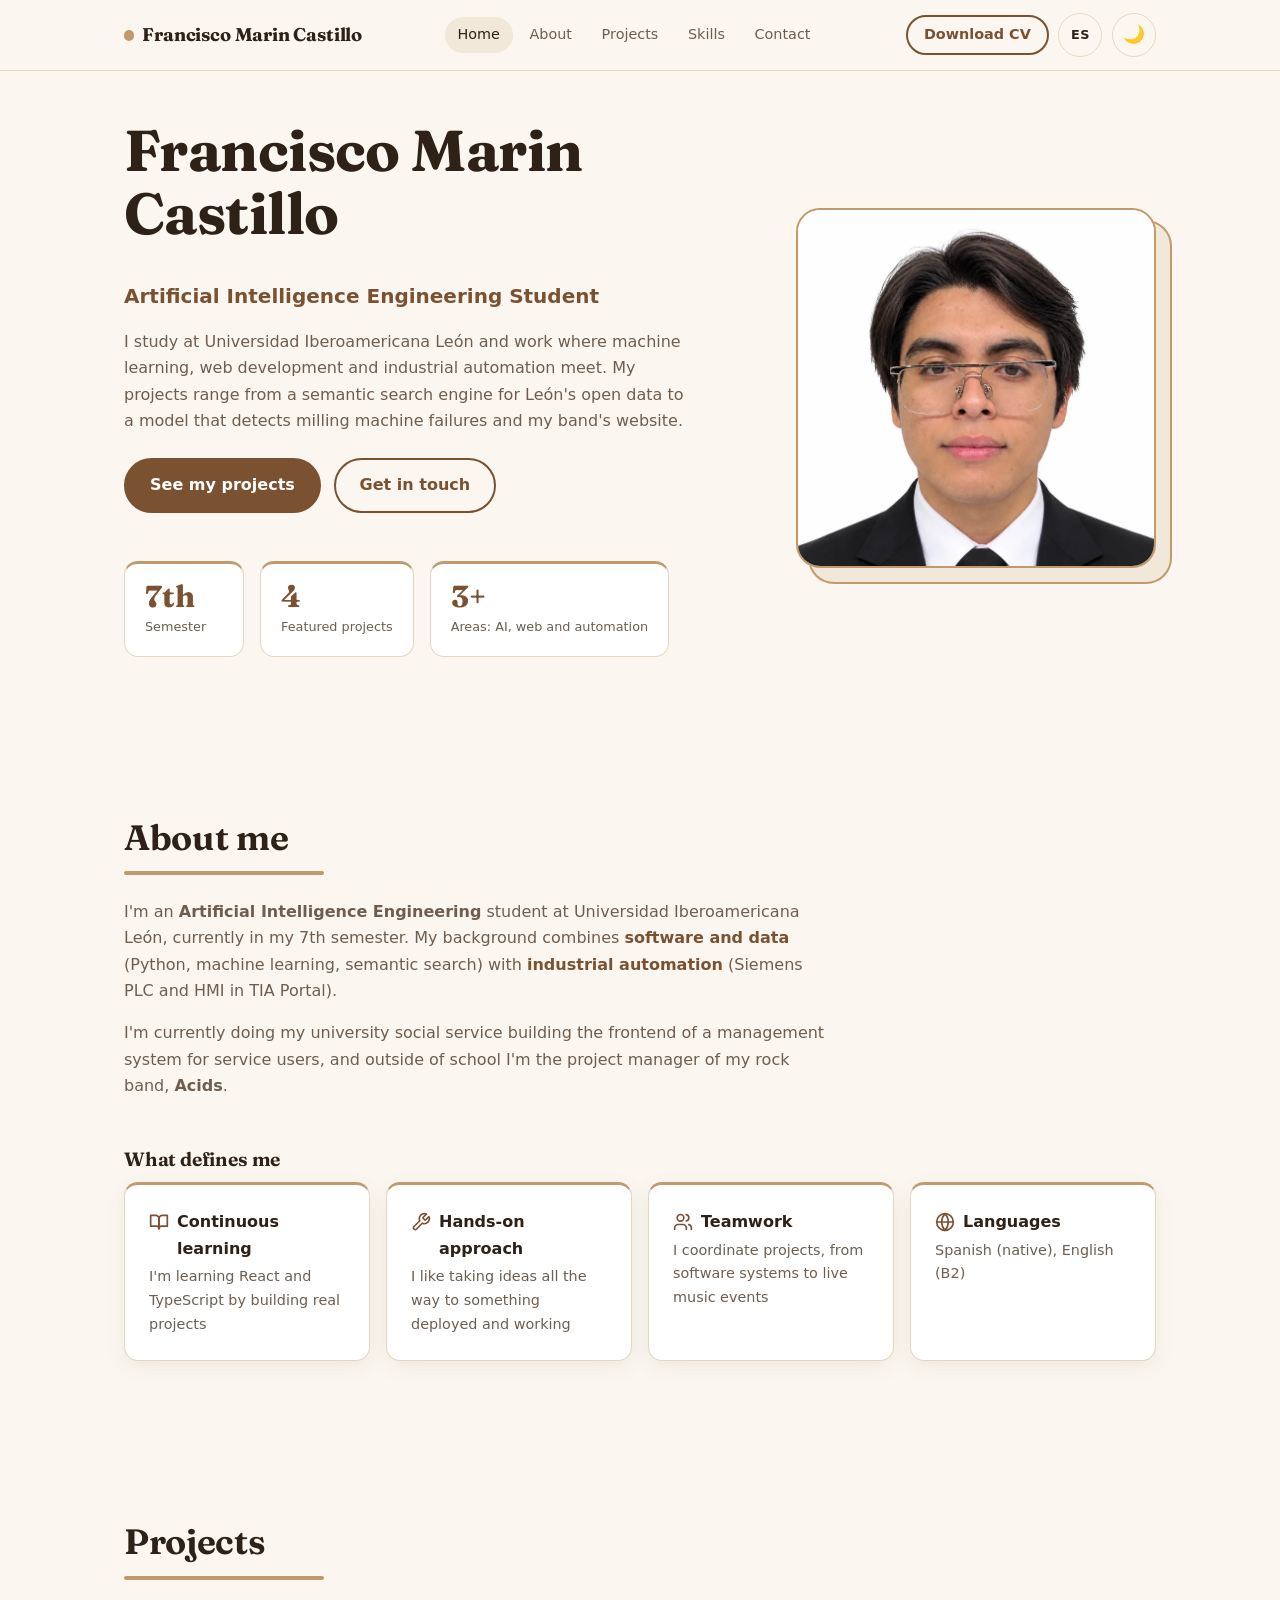
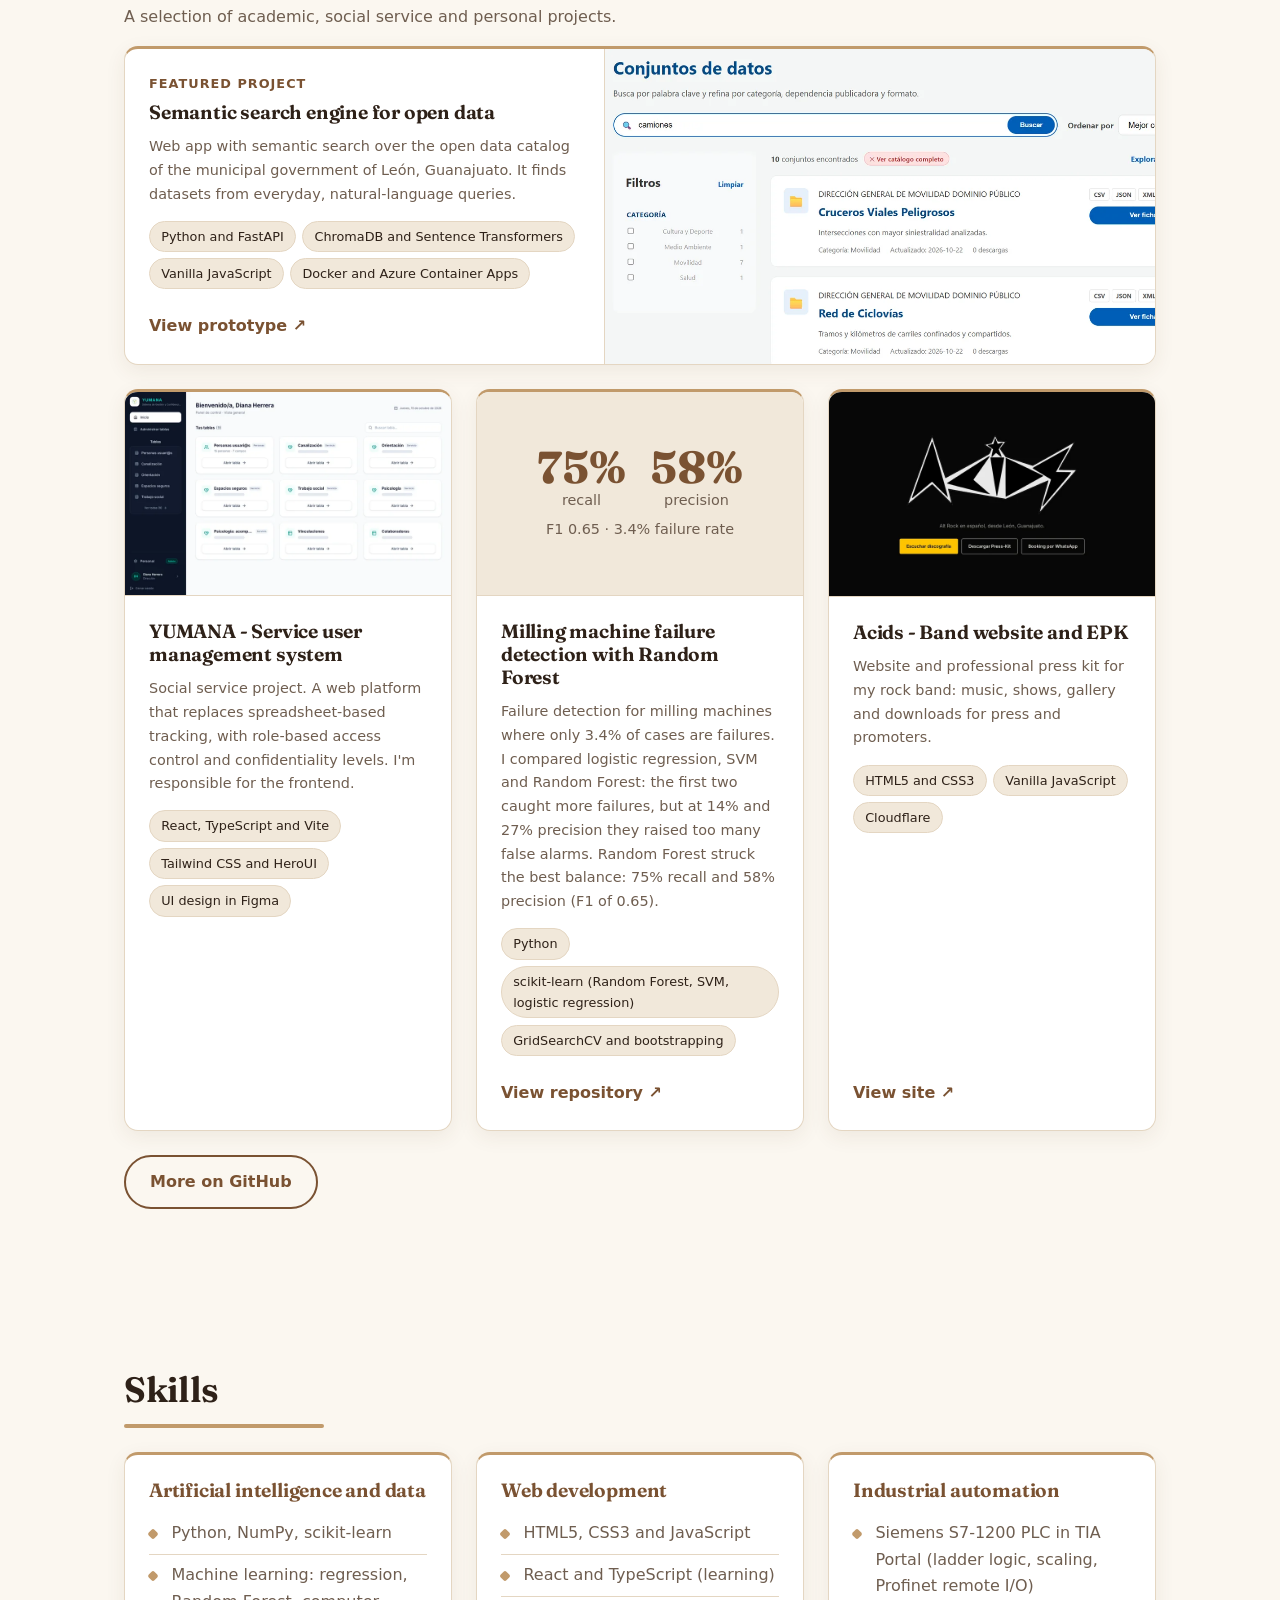
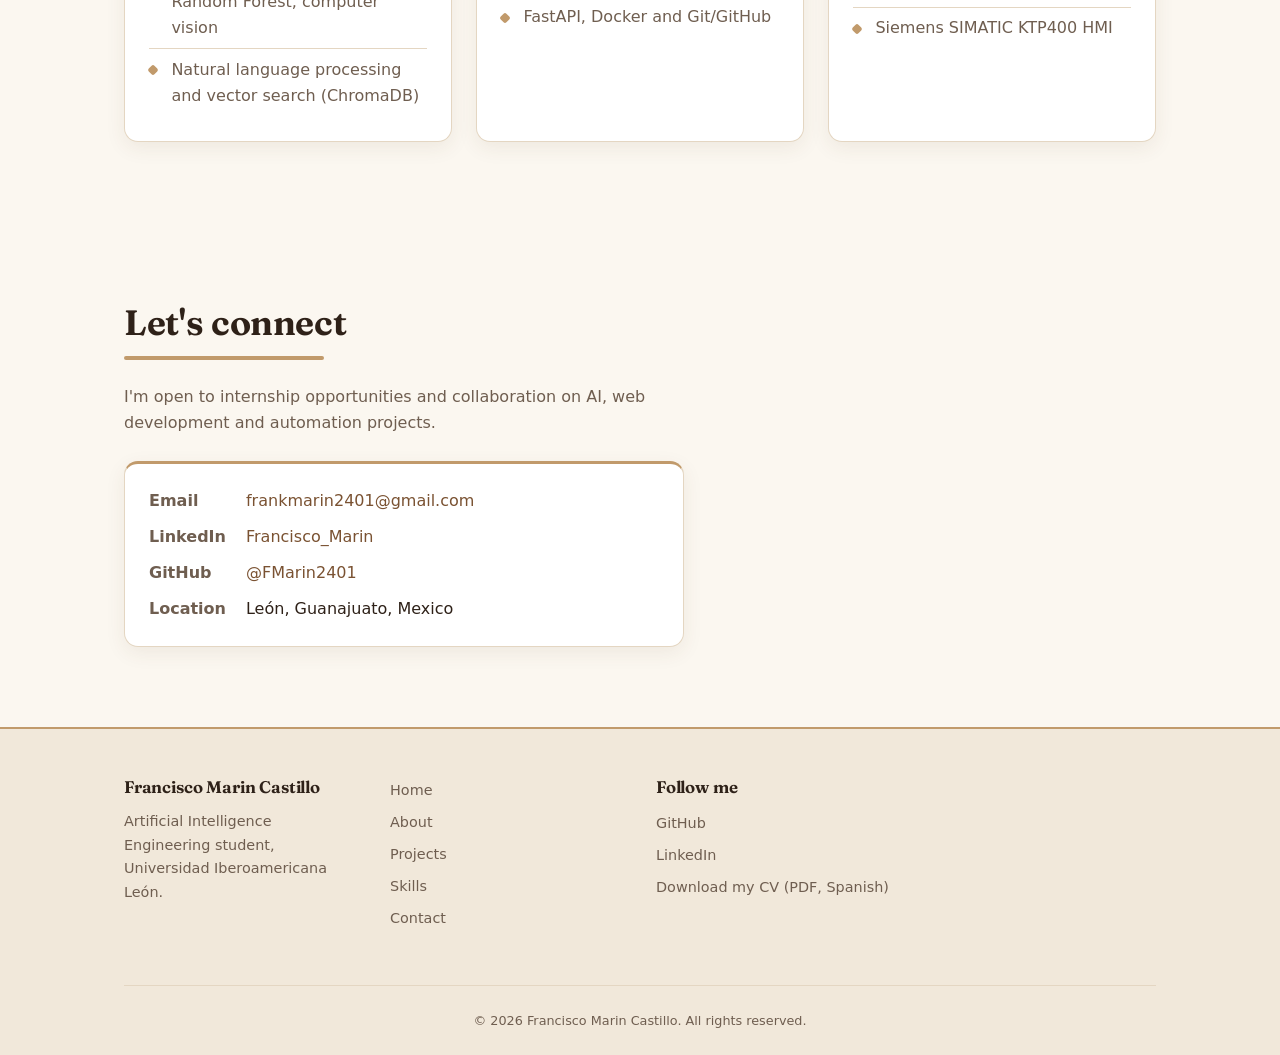
<file: public/en/index.html>
<!DOCTYPE html>
<html lang="en">

<head>
  <meta charset="UTF-8">
  <meta name="viewport" content="width=device-width, initial-scale=1.0">
  <meta name="theme-color" content="#fbf7f0">

  <link rel="icon" href="../favicon.svg" type="image/svg+xml">
  <link rel="icon" href="../favicon.ico" sizes="48x48">
  <link rel="apple-touch-icon" href="../apple-touch-icon.png">
  <!-- SEO básico -->
  <title>Francisco Marin Castillo | Artificial Intelligence Engineering Student</title>
  <meta name="description" content="Portfolio of Francisco Marin Castillo: AI Engineering student and web developer in León, Mexico. Machine learning, React and industrial automation projects.">
  <meta name="author" content="Francisco Marin Castillo">
  <meta name="robots" content="index, follow">

  <!-- Open Graph -->
  <link rel="canonical" href="https://frankmarincas.dev/en/">
  <link rel="alternate" hreflang="es" href="https://frankmarincas.dev/">
  <link rel="alternate" hreflang="en" href="https://frankmarincas.dev/en/">
  <link rel="alternate" hreflang="x-default" href="https://frankmarincas.dev/">
  <meta property="og:url" content="https://frankmarincas.dev/en/">
  <meta property="og:locale" content="en_US">
  <meta property="og:locale:alternate" content="es_MX">
  <meta property="og:title" content="Francisco Marin Castillo - Artificial Intelligence Engineering">
  <meta property="og:description"
    content="Machine learning, semantic search, web development and industrial automation projects.">
  <meta property="og:type" content="profile">
  <meta property="og:site_name" content="Francisco Marin Castillo">
  <meta property="og:image" content="https://frankmarincas.dev/assets/images/Francisco-og.jpg">
  <meta property="og:image:width" content="1200">
  <meta property="og:image:height" content="1200">
  <meta property="og:image:alt" content="Francisco Marin Castillo">

  <!-- Twitter Card -->
  <meta name="twitter:card" content="summary">
  <meta name="twitter:title" content="Francisco Marin Castillo - AI Engineering">
  <meta name="twitter:description" content="Portfolio of AI, web development and automation projects.">

  <!-- Datos Estructurados Schema.org (JSON-LD) -->
  <script type="application/ld+json">
  {
    "@context": "https://schema.org",
    "@type": "Person",
    "name": "Francisco Marin Castillo",
    "url": "https://frankmarincas.dev/en/",
    "image": "https://frankmarincas.dev/assets/images/Francisco-og.jpg",
    "address": {
      "@type": "PostalAddress",
      "addressLocality": "León",
      "addressRegion": "Guanajuato",
      "addressCountry": "MX"
    },
    "knowsAbout": ["Artificial intelligence", "Machine learning", "Web development", "Industrial automation"],
    "sameAs": [
      "https://github.com/FMarin2401",
      "https://www.linkedin.com/in/francisco-marin-cast"
    ]
  }
  </script>

  <script src="../theme-init.js"></script>
  <link rel="stylesheet" href="../styles.css">
  <link rel="preload" href="../assets/fonts/fraunces-latin-wght.woff2" as="font" type="font/woff2" crossorigin>
  <script src="../script.js" defer></script>
</head>

<body>
  <a class="skip-link" href="#main-content">Skip to content</a>

  <!-- ========== HEADER ========== -->
  <header class="site-header">
    <div class="container site-header__inner">
      <a class="brand" href="#home">Francisco Marin<span class="brand__last"> Castillo</span></a>

      <nav class="nav" id="main-menu" aria-label="Main navigation">
        <ul class="nav__list">
          <li><a class="nav__link" href="#home">Home</a></li>
          <li><a class="nav__link" href="#about">About</a></li>
          <li><a class="nav__link" href="#projects">Projects</a></li>
          <li><a class="nav__link" href="#skills">Skills</a></li>
          <li><a class="nav__link" href="#contact">Contact</a></li>
          <li class="nav__item--cv"><a class="nav__link" href="../assets/documents/FranciscoMarin_CVES.pdf" download>Download CV</a></li>
        </ul>
      </nav>

      <div class="site-header__actions">
        <a class="button button--outline button--small site-header__cv"
          href="../assets/documents/FranciscoMarin_CVES.pdf" download>Download CV</a>

        <a class="icon-button lang-switch" href="../" hreflang="es" lang="es"
          aria-label="Leer en español">ES</a>

        <button class="icon-button theme-toggle" type="button"
                aria-label="Switch to dark mode"></button>

        <button class="icon-button nav-toggle" type="button"
                aria-expanded="false" aria-controls="main-menu" aria-label="Open menu">
          <span class="nav-toggle__icon" aria-hidden="true"></span>
        </button>
      </div>
    </div>
  </header>

  <!-- ========== CONTENIDO PRINCIPAL ========== -->
  <main id="main-content">

    <!-- Hero -->
    <section class="section section--hero" id="home" aria-labelledby="hero-title">
      <div class="container hero">
        <div class="hero__content">
          <h1 class="hero__title" id="hero-title">Francisco Marin Castillo</h1>
          <p class="hero__role">Artificial Intelligence Engineering Student</p>
          <p class="hero__text">
            I study at Universidad Iberoamericana León and work where machine
            learning, web development and industrial automation meet. My projects
            range from a semantic search engine for León's open data to a model
            that detects milling machine failures and my band's website.
          </p>

          <div class="hero__actions">
            <a class="button button--primary" href="#projects">See my projects</a>
            <a class="button button--outline" href="#contact">Get in touch</a>
          </div>

          <ul class="stats">
            <li class="stats__item">
              <data class="stats__value" value="7">7th</data>
              <span class="stats__label">Semester</span>
            </li>
            <li class="stats__item">
              <data class="stats__value" value="4">4</data>
              <span class="stats__label">Featured projects</span>
            </li>
            <li class="stats__item">
              <data class="stats__value" value="3">3+</data>
              <span class="stats__label">Areas: AI, web and automation</span>
            </li>
          </ul>
        </div>

        <figure class="hero__figure">
          <img class="hero__photo" src="../assets/images/Francisco.webp" alt="Francisco Marin Castillo"
            width="720" height="720" loading="eager" fetchpriority="high">
        </figure>
      </div>
    </section>

    <!-- Sobre mí -->
    <section class="section" id="about" aria-labelledby="about-title">
      <div class="container">
        <h2 class="section__title" id="about-title">About me</h2>

        <div class="prose">
          <p>
            I'm an <strong>Artificial Intelligence Engineering</strong> student
            at Universidad Iberoamericana León, currently in my 7th semester.
            My background combines <em>software and data</em> (Python, machine
            learning, semantic search) with <em>industrial automation</em>
            (Siemens PLC and HMI in TIA Portal).
          </p>
          <p>
            I'm currently doing my university social service building the frontend
            of a management system for service users, and outside of school I'm
            the project manager of my rock band, <strong>Acids</strong>.
          </p>
        </div>

        <h3 class="section__subtitle">What defines me</h3>
        <dl class="traits">
          <div class="traits__item card">
            <dt class="traits__term"><svg class="traits__icon" viewBox="0 0 24 24" aria-hidden="true" focusable="false"><path d="M2 4h6a4 4 0 0 1 4 4v12a3 3 0 0 0-3-3H2z"/><path d="M22 4h-6a4 4 0 0 0-4 4v12a3 3 0 0 1 3-3h7z"/></svg> Continuous learning</dt>
            <dd class="traits__desc">I'm learning React and TypeScript by building real projects</dd>
          </div>
          <div class="traits__item card">
            <dt class="traits__term"><svg class="traits__icon" viewBox="0 0 24 24" aria-hidden="true" focusable="false"><path d="M14.7 6.3a1 1 0 0 0 0 1.4l1.6 1.6a1 1 0 0 0 1.4 0l3.77-3.77a6 6 0 0 1-7.94 7.94l-6.91 6.91a2.12 2.12 0 0 1-3-3l6.91-6.91a6 6 0 0 1 7.94-7.94l-3.76 3.76z"/></svg> Hands-on approach</dt>
            <dd class="traits__desc">I like taking ideas all the way to something deployed and working</dd>
          </div>
          <div class="traits__item card">
            <dt class="traits__term"><svg class="traits__icon" viewBox="0 0 24 24" aria-hidden="true" focusable="false"><path d="M16 21v-2a4 4 0 0 0-4-4H6a4 4 0 0 0-4 4v2"/><circle cx="9" cy="7" r="4"/><path d="M22 21v-2a4 4 0 0 0-3-3.87"/><path d="M16 3.13a4 4 0 0 1 0 7.75"/></svg> Teamwork</dt>
            <dd class="traits__desc">I coordinate projects, from software systems to live music events</dd>
          </div>
          <div class="traits__item card">
            <dt class="traits__term"><svg class="traits__icon" viewBox="0 0 24 24" aria-hidden="true" focusable="false"><circle cx="12" cy="12" r="10"/><path d="M2 12h20"/><path d="M12 2a15.3 15.3 0 0 1 4 10 15.3 15.3 0 0 1-4 10 15.3 15.3 0 0 1-4-10 15.3 15.3 0 0 1 4-10z"/></svg> Languages</dt>
            <dd class="traits__desc">Spanish (native), English (B2)</dd>
          </div>
        </dl>
      </div>
    </section>

    <!-- Proyectos -->
    <section class="section" id="projects" aria-labelledby="projects-title">
      <div class="container">
        <h2 class="section__title" id="projects-title">Projects</h2>
        <p class="section__intro">A selection of academic, social service and personal projects.</p>

        <div class="projects">
          <article class="card project project--featured">
            <figure class="project__media">
              <img src="../assets/images/proyectos/buscador.webp" alt="Search results for the query “camiones” (trucks): dangerous intersections and the bike lane network"
                width="1200" height="616" loading="lazy">
            </figure>
            <div class="project__body">
              <p class="project__eyebrow">Featured project</p>
              <h3 class="project__title">Semantic search engine for open data</h3>
              <p class="project__text">
                Web app with semantic search over the open data catalog of the
                municipal government of León, Guanajuato. It finds datasets from
                everyday, natural-language queries.
              </p>
              <ul class="chips" aria-label="Tech stack">
                <li class="chips__item">Python and FastAPI</li>
                <li class="chips__item">ChromaDB and Sentence Transformers</li>
                <li class="chips__item">Vanilla JavaScript</li>
                <li class="chips__item">Docker and Azure Container Apps</li>
              </ul>
              <a class="project__link" href="https://buscador.frankmarincas.dev"
                target="_blank" rel="noopener">View prototype ↗</a>
            </div>
          </article>

          <article class="card project">
            <figure class="project__thumb">
              <img src="../assets/images/proyectos/yumana.webp" alt="YUMANA dashboard listing service tables: referrals, guidance, psychology and social work"
                width="800" height="498" loading="lazy">
            </figure>
            <h3 class="project__title">YUMANA - Service user management system</h3>
            <p class="project__text">
              Social service project. A web platform that replaces spreadsheet-based
              tracking, with role-based access control and confidentiality
              levels. I'm responsible for the frontend.
            </p>
            <ul class="chips" aria-label="Tech stack">
              <li class="chips__item">React, TypeScript and Vite</li>
              <li class="chips__item">Tailwind CSS and HeroUI</li>
              <li class="chips__item">UI design in Figma</li>
            </ul>
          </article>

          <article class="card project">
            <div class="project__thumb project__stat" aria-hidden="true">
              <div class="project__stat-row">
                <span class="project__stat-pair"><span class="project__stat-value">75%</span><span class="project__stat-label">recall</span></span>
                <span class="project__stat-pair"><span class="project__stat-value">58%</span><span class="project__stat-label">precision</span></span>
              </div>
              <span class="project__stat-label">F1 0.65 · 3.4% failure rate</span>
            </div>
            <h3 class="project__title">Milling machine failure detection with Random Forest</h3>
            <p class="project__text">
              Failure detection for milling machines where only 3.4% of cases are
              failures. I compared logistic regression, SVM and Random Forest: the
              first two caught more failures, but at 14% and 27% precision they raised
              too many false alarms. Random Forest struck the best balance: 75% recall
              and 58% precision (F1 of 0.65).
            </p>
            <ul class="chips" aria-label="Tech stack">
              <li class="chips__item">Python</li>
              <li class="chips__item">scikit-learn (Random Forest, SVM, logistic regression)</li>
              <li class="chips__item">GridSearchCV and bootstrapping</li>
            </ul>
            <a class="project__link" href="https://github.com/FMarin2401/ProyectoFresadoras" target="_blank"
              rel="noopener">View repository ↗</a>
          </article>

          <article class="card project">
            <figure class="project__thumb">
              <img src="../assets/images/proyectos/acids.webp" alt="Acids website homepage with the band logo and buttons to listen, download the press kit and book the band"
                width="800" height="500" loading="lazy">
            </figure>
            <h3 class="project__title">Acids - Band website and EPK</h3>
            <p class="project__text">
              Website and professional press kit for my rock band: music, shows,
              gallery and downloads for press and promoters.
            </p>
            <ul class="chips" aria-label="Tech stack">
              <li class="chips__item">HTML5 and CSS3</li>
              <li class="chips__item">Vanilla JavaScript</li>
              <li class="chips__item">Cloudflare</li>
            </ul>
            <a class="project__link" href="https://acids.frankmarincas.dev" target="_blank"
              rel="noopener">View site ↗</a>
          </article>
        </div>

        <a class="button button--outline" href="https://github.com/FMarin2401" target="_blank" rel="noopener">
          More on GitHub
        </a>
      </div>
    </section>

    <!-- Habilidades -->
    <section class="section" id="skills" aria-labelledby="skills-title">
      <div class="container">
        <h2 class="section__title" id="skills-title">Skills</h2>

        <div class="skills">
          <div class="card skill-group">
            <h3 class="skill-group__title">Artificial intelligence and data</h3>
            <ul class="skill-group__list">
              <li class="skill-group__item">Python, NumPy, scikit-learn</li>
              <li class="skill-group__item">Machine learning: regression, Random Forest, computer vision</li>
              <li class="skill-group__item">Natural language processing and vector search (ChromaDB)</li>
            </ul>
          </div>

          <div class="card skill-group">
            <h3 class="skill-group__title">Web development</h3>
            <ul class="skill-group__list">
              <li class="skill-group__item">HTML5, CSS3 and JavaScript</li>
              <li class="skill-group__item">React and TypeScript (learning)</li>
              <li class="skill-group__item">FastAPI, Docker and Git/GitHub</li>
            </ul>
          </div>

          <div class="card skill-group">
            <h3 class="skill-group__title">Industrial automation</h3>
            <ul class="skill-group__list">
              <li class="skill-group__item">Siemens S7-1200 PLC in TIA Portal (ladder logic, scaling, Profinet remote I/O)</li>
              <li class="skill-group__item">Siemens SIMATIC KTP400 HMI</li>
            </ul>
          </div>
        </div>
      </div>
    </section>

    <!-- Contacto -->
    <section class="section" id="contact" aria-labelledby="cta-title">
      <div class="container">
        <h2 class="section__title" id="cta-title">Let's connect</h2>
        <p class="section__intro">
          I'm open to internship opportunities and collaboration on AI, web
          development and automation projects.
        </p>

        <address class="card contact-card">
          <dl class="contact-card__list">
            <dt>Email</dt>
            <dd><a href="mailto:frankmarin2401@gmail.com">frankmarin2401@gmail.com</a></dd>

            <dt>LinkedIn</dt>
            <dd>
              <a href="https://www.linkedin.com/in/francisco-marin-cast" target="_blank"
                rel="noopener">Francisco_Marin</a>
            </dd>

            <dt>GitHub</dt>
            <dd><a href="https://github.com/FMarin2401" target="_blank" rel="noopener">@FMarin2401</a></dd>

            <dt>Location</dt>
            <dd>León, Guanajuato, Mexico</dd>
          </dl>
        </address>
      </div>
    </section>
  </main>

  <!-- ========== FOOTER ========== -->
  <footer class="site-footer">
    <div class="container site-footer__grid">
      <section class="site-footer__block" aria-labelledby="footer-about">
        <h2 class="site-footer__title" id="footer-about">Francisco Marin Castillo</h2>
        <p class="site-footer__text">
          Artificial Intelligence Engineering student,
          Universidad Iberoamericana León.
        </p>
      </section>

      <nav class="site-footer__block" aria-label="Footer links">
        <ul class="site-footer__list">
          <li><a class="site-footer__link" href="#home">Home</a></li>
          <li><a class="site-footer__link" href="#about">About</a></li>
          <li><a class="site-footer__link" href="#projects">Projects</a></li>
          <li><a class="site-footer__link" href="#skills">Skills</a></li>
          <li><a class="site-footer__link" href="#contact">Contact</a></li>
        </ul>
      </nav>

      <section class="site-footer__block" aria-labelledby="footer-social">
        <h2 class="site-footer__title" id="footer-social">Follow me</h2>
        <ul class="site-footer__list">
          <li><a class="site-footer__link" href="https://github.com/FMarin2401" target="_blank"
              rel="noopener">GitHub</a></li>
          <li><a class="site-footer__link" href="https://www.linkedin.com/in/francisco-marin-cast" target="_blank"
              rel="noopener">LinkedIn</a></li>
          <li><a class="site-footer__link" href="../assets/documents/FranciscoMarin_CVES.pdf" download>Download my CV
              (PDF, Spanish)</a></li>
        </ul>
      </section>

      <p class="site-footer__legal">&copy; 2026 Francisco Marin Castillo. All rights reserved.</p>
    </div>
  </footer>
</body>

</html>
</file>
<file: styles.css>
/* ==========================================================
   Portafolio — Francisco Marín-Castillo
   Paleta: crema/marfil + café madera
   Arquitectura: tokens → base → layout → componentes
   Convención: BEM  (.bloque__elemento--modificador)
   ========================================================== */

/* 1. Tokens */
:root {
  /* Color */
  --color-ivory: #fbf7f0;      /* fondo general */
  --color-white: #ffffff;      /* tarjetas */
  --color-sand: #f1e8da;       /* chips, hover suave */
  --color-border: #e4d6c2;     /* bordes */
  --color-oak: #c19a6b;        /* madera clara: decoración */
  --color-walnut: #7a5232;     /* madera media: botones, enlaces */
  --color-walnut-dark: #5e3d24;/* hover */
  --color-espresso: #2e2118;   /* texto principal */
  --color-muted: #6f5e50;      /* texto secundario */

  /* Tipografía */
  --font-sans: system-ui, -apple-system, "Segoe UI", Roboto, "Helvetica Neue", Arial, sans-serif;

  /* Espaciado, forma y layout */
  --space-1: .5rem;
  --space-2: 1rem;
  --space-3: 1.5rem;
  --space-4: 3rem;
  --space-5: 5rem;
  --radius: 14px;
  --radius-pill: 999px;
  --max-width: 1080px;
  --shadow-soft: 0 6px 20px rgba(94, 61, 36, .08);
}

/* 2. Base (solo elementos, sin clases)*/
*, *::before, *::after { box-sizing: border-box; }

html {
  scroll-behavior: smooth;
  scroll-padding-top: 5rem;
}

body {
  margin: 0;
  font-family: var(--font-sans);
  background: var(--color-ivory);
  color: var(--color-espresso);
  line-height: 1.65;
  -webkit-font-smoothing: antialiased;
}

img { display: block; max-width: 100%; height: auto; }

a { color: var(--color-walnut); text-decoration: none; }
a:hover { text-decoration: underline; }

:focus-visible {
  outline: 3px solid var(--color-walnut);
  outline-offset: 3px;
  border-radius: 4px;
}

h1, h2, h3, h4 { margin: 0 0 .6em; line-height: 1.2; }
h1 { font-size: clamp(2rem, 5vw, 3.2rem); font-weight: 800; letter-spacing: -.02em; }
h2 { font-size: clamp(1.5rem, 3.5vw, 2rem); font-weight: 700; }
h3 { font-size: 1.2rem; }
h4 { font-size: .9rem; font-weight: 600; }

p { margin: 0 0 1em; }
em { color: var(--color-walnut); font-style: normal; font-weight: 600; }

/* 3. Layout*/
.container {
  width: 100%;
  max-width: var(--max-width);
  margin-inline: auto;
  padding-inline: var(--space-3);
}

.section { padding-block: var(--space-5); }
.section--hero { padding-top: var(--space-4); }

.section__title {
  position: relative;
  margin-bottom: var(--space-3);
  padding-bottom: 1rem;
}
/* barra de "veta de madera" bajo cada título */
.section__title::after {
  content: "";
  position: absolute;
  left: 0;
  bottom: 0;
  width: 200px;
  height: 4px;
  border-radius: 4px;
  background: var(--color-oak);
}
.section__subtitle { margin-top: var(--space-4); }
.section__intro { max-width: 60ch; color: var(--color-muted); }

.prose { max-width: 70ch; color: var(--color-muted); }

.skip-link {
  position: absolute;
  left: var(--space-2);
  top: -4rem;
  z-index: 200;
  padding: .6rem 1rem;
  background: var(--color-walnut);
  color: var(--color-white);
  border-radius: var(--radius);
}
.skip-link:focus { top: var(--space-2); }

/* 4. Componentes*/

/* Botón */
.button {
  display: inline-block;
  padding: .75rem 1.5rem;
  border: 2px solid var(--color-walnut);
  border-radius: var(--radius-pill);
  font-weight: 700;
  transition: background-color .2s, color .2s;
}
.button:hover { text-decoration: none; }
.button--primary { background: var(--color-walnut); color: var(--color-white); }
.button--primary:hover { background: var(--color-walnut-dark); border-color: var(--color-walnut-dark); }
.button--outline { background: transparent; color: var(--color-walnut); }
.button--outline:hover { background: var(--color-walnut); color: var(--color-white); }
.button--small { padding: .4rem 1rem; font-size: .9rem; }

/* Tarjeta genérica (se reutiliza en rasgos, proyectos, habilidades, contacto) */
.card {
  background: var(--color-white);
  border: 1px solid var(--color-border);
  border-top: 3px solid var(--color-oak);
  border-radius: var(--radius);
  box-shadow: var(--shadow-soft);
}

/* Chips */
.chips {
  display: flex;
  flex-wrap: wrap;
  gap: .4rem;
  margin: 0 0 var(--space-3);
  padding: 0;
  list-style: none;
}
.chips__item {
  padding: .25rem .7rem;
  background: var(--color-sand);
  border: 1px solid var(--color-border);
  border-radius: var(--radius-pill);
  font-size: .8rem;
}

/* Encabezado del sitio */
.site-header {
  position: sticky;
  top: 0;
  z-index: 100;
  background: rgba(251, 247, 240, .9);
  backdrop-filter: blur(10px);
  border-bottom: 1px solid var(--color-border);
}
.site-header__inner {
  display: flex;
  flex-wrap: wrap;
  align-items: center;
  justify-content: space-between;
  gap: var(--space-2);
  padding-block: .8rem;
}

.brand {
  color: var(--color-espresso);
  font-size: 1.1rem;
  font-weight: 800;
  letter-spacing: -.01em;
}
.brand::before {
  content: "";
  display: inline-block;
  width: .65rem;
  height: .65rem;
  margin-right: .5rem;
  border-radius: 50%;
  background: var(--color-oak);
}
.brand:hover { text-decoration: none; }

/* Navegación */
.nav__list {
  display: flex;
  flex-wrap: wrap;
  gap: .25rem;
  margin: 0;
  padding: 0;
  list-style: none;
}
.nav__link {
  display: block;
  padding: .4rem .8rem;
  border-radius: var(--radius-pill);
  color: var(--color-muted);
  font-size: .95rem;
  transition: color .2s, background-color .2s;
}
.nav__link:hover,
.nav__link[aria-current="page"] {
  background: var(--color-sand);
  color: var(--color-espresso);
  text-decoration: none;
}

/* Hero */
.hero {
  display: grid;
  gap: var(--space-4);
  align-items: center;
}
.hero__role { margin-bottom: var(--space-2); font-size: 1.25rem; font-weight: 700; color: var(--color-walnut); }
.hero__text { max-width: 56ch; color: var(--color-muted); }
.hero__actions { display: flex; flex-wrap: wrap; gap: .8rem; margin: var(--space-3) 0 var(--space-4); }

.hero__figure { margin: 0; max-width: 360px; }
.hero__photo {
  width: 100%;
  aspect-ratio: 1 / 1;
  object-fit: cover;
  border: 2px solid var(--color-oak);
  border-radius: 24px;
  /* marco de madera desplazado */
  box-shadow: 14px 14px 0 var(--color-sand), 14px 14px 0 2px var(--color-oak);
}

/* Estadísticas */
.stats { display: flex; flex-wrap: wrap; gap: var(--space-2); margin: 0; padding: 0; list-style: none; }
.stats__item {
  min-width: 120px;
  padding: 1rem 1.25rem;
  background: var(--color-white);
  border: 1px solid var(--color-border);
  border-radius: var(--radius);
}
.stats__value { display: block; font-size: 1.9rem; font-weight: 800; line-height: 1.1; color: var(--color-walnut); }
.stats__label { font-size: .8rem; color: var(--color-muted); }

/* Rasgos */
.traits {
  display: grid;
  grid-template-columns: repeat(auto-fit, minmax(230px, 1fr));
  gap: var(--space-2);
  margin: 0;
}
.traits__item { padding: 1.1rem 1.25rem; }
.traits__term { margin-bottom: .2rem; font-weight: 700; }
.traits__desc { margin: 0; color: var(--color-muted); font-size: .95rem; }

/* Proyectos */
.projects {
  display: grid;
  grid-template-columns: repeat(auto-fit, minmax(300px, 1fr));
  gap: var(--space-3);
  margin-bottom: var(--space-3);
}
.project { display: flex; flex-direction: column; padding: 1.6rem; }
.project__text { color: var(--color-muted); font-size: .96rem; }
.project__label { margin: .4rem 0 .6rem; color: var(--color-muted); }
.project__link { margin-top: auto; font-weight: 700; }

/* Habilidades */
.skills {
  display: grid;
  grid-template-columns: repeat(auto-fit, minmax(280px, 1fr));
  gap: var(--space-3);
}
.skill-group { padding: 1.25rem; }
.skill-group__title { color: var(--color-walnut); }
.skill-group__list { margin: 0; padding: 0; list-style: none; }
.skill-group__item {
  position: relative;
  padding: .45rem 0 .45rem 1.4rem;
  border-bottom: 1px solid var(--color-border);
  color: var(--color-muted);
}
.skill-group__item:last-child { border-bottom: 0; }
.skill-group__item::before {
  content: "";
  position: absolute;
  left: 0;
  top: 1.05rem;
  width: .5rem;
  height: .5rem;
  border-radius: 2px;
  background: var(--color-oak);
  transform: rotate(45deg);
}

/* Contacto */
.contact-card {
  max-width: 560px;
  margin-top: var(--space-3);
  padding: var(--space-3);
  font-style: normal;
}
.contact-card__list {
  display: grid;
  grid-template-columns: max-content 1fr;
  gap: .6rem 1.25rem;
  margin: 0;
}
.contact-card__list dt { color: var(--color-muted); font-weight: 600; }
.contact-card__list dd { margin: 0; word-break: break-word; }

/* Pie de página */
.site-footer {
  padding-block: var(--space-4) var(--space-3);
  background: var(--color-sand);
  border-top: 2px solid var(--color-oak);
}
.site-footer__grid {
  display: grid;
  grid-template-columns: repeat(auto-fit, minmax(210px, 1fr));
  gap: var(--space-4) 2rem;
}
.site-footer__title { margin-bottom: .8rem; font-size: 1rem; }
.site-footer__text { margin: 0; color: var(--color-muted); font-size: .9rem; }
.site-footer__list { margin: 0; padding: 0; list-style: none; }
.site-footer__list li { margin-bottom: .35rem; }
.site-footer__link { color: var(--color-muted); font-size: .92rem; }
.site-footer__link:hover { color: var(--color-walnut); }
.site-footer__legal {
  grid-column: 1 / -1;
  margin: 0;
  padding-top: var(--space-3);
  border-top: 1px solid var(--color-border);
  color: var(--color-muted);
  font-size: .82rem;
  text-align: center;
}

/* 5. Responsive */
@media (min-width: 860px) {
  .hero { grid-template-columns: 1fr 360px; }
}

@media (max-width: 640px) {
  .site-header__inner { justify-content: center; }
  .nav__list { justify-content: center; }
  .section { padding-block: var(--space-4); }
  .contact-card__list { grid-template-columns: 1fr; gap: .1rem; }
  .contact-card__list dd { margin-bottom: .7rem; }
}

/* 6. Preferencias del usuario */
@media (prefers-reduced-motion: reduce) {
  html { scroll-behavior: auto; }
  * { transition: none !important; }
}
</file>
<file: public/styles.css>
/* ==========================================================
   Portafolio — Francisco Marin Castillo
   Paleta: crema/marfil + café madera
   Arquitectura: tokens → base → layout → componentes
   Convención: BEM (.bloque__elemento--modificador)
   ========================================================== */

/* 1. Tokens */
:root {
  /* Color */
  color-scheme: light;
  --color-on-accent: #ffffff;                 /* texto sobre botones de acento */
  --color-header-bg: rgba(251, 247, 240, .9); /* fondo translúcido del header */
  --color-ivory: #fbf7f0;      /* fondo general */
  --color-white: #ffffff;      /* tarjetas */
  --color-sand: #f1e8da;       /* chips, hover suave */
  --color-border: #e4d6c2;     /* bordes */
  --color-oak: #c19a6b;        /* madera clara: decoración */
  --color-walnut: #7a5232;     /* madera media: botones, enlaces */
  --color-walnut-dark: #5e3d24;/* hover */
  --color-espresso: #2e2118;   /* texto principal */
  --color-muted: #6f5e50;      /* texto secundario */

  /* Tipografía */
  --font-sans: system-ui, -apple-system, "Segoe UI", Roboto, "Helvetica Neue", Arial, sans-serif;
  --font-display: "Fraunces", Georgia, "Times New Roman", serif; /* títulos */
  --text-xs: .8rem;   /* chips, etiquetas, legal */
  --text-sm: .9rem;   /* texto secundario de tarjetas, nav, footer */
  --text-lg: 1.2rem;  /* h3 */

  /* Espaciado, forma y layout */
  --space-1: .5rem;
  --space-2: 1rem;
  --space-3: 1.5rem;
  --space-4: 3rem;
  --space-5: 5rem;
  --radius: 14px;
  --radius-lg: 24px;
  --radius-pill: 999px;
  --max-width: 1080px;
  --tap-size: 2.75rem; /* 44px: tamaño táctil mínimo recomendado */
  --shadow-soft: 0 6px 20px rgba(94, 61, 36, .08);
}

/* Tema Oscuro */
:root[data-theme="dark"] {
  color-scheme: dark;
  --color-ivory: #1a1411;
  --color-white: #241b16;
  --color-sand: #302419;
  --color-border: #44352a;
  --color-oak: #c19a6b;
  --color-walnut: #d9b184;
  --color-walnut-dark: #e8c9a3;
  --color-espresso: #f3ebe0;
  --color-muted: #b8a695;
  --color-on-accent: #1a1411;
  --color-header-bg: rgba(26, 20, 17, .9);
  --shadow-soft: 0 6px 20px rgba(0, 0, 0, .35);
}

/* 2. Base (solo elementos, sin clases) */
@font-face {
  font-family: "Fraunces";
  src: url("assets/fonts/fraunces-latin-wght.woff2") format("woff2");
  font-weight: 100 900;
  font-style: normal;
  font-display: swap;
}

*, *::before, *::after { box-sizing: border-box; }

html {
  scroll-behavior: smooth;
  scroll-padding-top: 5rem;
}

body {
  margin: 0;
  font-family: var(--font-sans);
  background: var(--color-ivory);
  color: var(--color-espresso);
  line-height: 1.65;
  -webkit-font-smoothing: antialiased;
}

img { display: block; max-width: 100%; height: auto; }

a { color: var(--color-walnut); text-decoration: none; }
a:hover { text-decoration: underline; }

:focus-visible {
  outline: 3px solid var(--color-walnut);
  outline-offset: 3px;
  border-radius: 4px;
}

h1, h2, h3, h4 { margin: 0 0 .6em; line-height: 1.2; }
h1, h2, h3 { font-family: var(--font-display); letter-spacing: -.01em; }
h1 { font-size: clamp(2.2rem, 5.5vw, 3.6rem); font-weight: 700; line-height: 1.1; }
h2 { font-size: clamp(1.6rem, 3.5vw, 2.2rem); font-weight: 650; }
h3 { font-size: var(--text-lg); font-weight: 650; }
h4 { font-size: var(--text-sm); font-weight: 600; }

p { margin: 0 0 1em; }
em { color: var(--color-walnut); font-style: normal; font-weight: 600; }

/* 3. Layout */
.container {
  width: 100%;
  max-width: var(--max-width);
  margin-inline: auto;
  padding-inline: var(--space-3);
}

.section { padding-block: var(--space-5); }
.section--hero { padding-top: var(--space-4); }

.section__title {
  position: relative;
  margin-bottom: var(--space-3);
  padding-bottom: 1rem;
}
/* barra de "veta de madera" bajo cada título */
.section__title::after {
  content: "";
  position: absolute;
  left: 0;
  bottom: 0;
  width: 200px;
  height: 4px;
  border-radius: 4px;
  background: var(--color-oak);
}
.section__subtitle { margin-top: var(--space-4); }
.section__intro { max-width: 60ch; color: var(--color-muted); }

.prose { max-width: 70ch; color: var(--color-muted); }

.skip-link {
  position: absolute;
  left: var(--space-2);
  top: -4rem;
  z-index: 200;
  padding: .6rem 1rem;
  background: var(--color-walnut);
  color: var(--color-on-accent);
  border-radius: var(--radius);
}
.skip-link:focus { top: var(--space-2); }

/* 4. Componentes */

/* Botón */
.button {
  display: inline-block;
  padding: .75rem 1.5rem;
  border: 2px solid var(--color-walnut);
  border-radius: var(--radius-pill);
  font-weight: 700;
  transition: background-color .2s, color .2s;
}
.button:hover { text-decoration: none; }
.button--primary { background: var(--color-walnut); color: var(--color-on-accent); }
.button--primary:hover { background: var(--color-walnut-dark); border-color: var(--color-walnut-dark); }
.button--outline { background: transparent; color: var(--color-walnut); }
.button--outline:hover { background: var(--color-walnut); color: var(--color-on-accent); }
.button--small { padding: .4rem 1rem; font-size: var(--text-sm); }

/* Botones de Icono (Toggle Tema / Menú Hamburguesa) */
.icon-button {
  display: none;
  align-items: center;
  justify-content: center;
  width: var(--tap-size);
  height: var(--tap-size);
  padding: 0;
  border: 1px solid var(--color-border);
  border-radius: 50%;
  background: transparent;
  color: var(--color-espresso);
  font-size: 1.1rem;
  cursor: pointer;
  transition: background-color .2s;
}
.icon-button:hover { background: var(--color-sand); }
.js .theme-toggle { display: inline-flex; }

/* Cambio de idioma: es un enlace, funciona sin JS */
.lang-switch {
  display: inline-flex;
  font-size: var(--text-xs);
  font-weight: 700;
  letter-spacing: .03em;
}
.lang-switch:hover { text-decoration: none; }

/* Icono del cambio de tema */
.theme-toggle::before { content: "🌙"; }
:root[data-theme="dark"] .theme-toggle::before { content: "☀️"; }

/* Icono hamburguesa: una barra + dos pseudo-elementos */
.nav-toggle__icon,
.nav-toggle__icon::before,
.nav-toggle__icon::after {
  display: block;
  width: 1.2rem;
  height: 2px;
  border-radius: 2px;
  background: currentColor;
  transition: transform .2s, background-color .2s;
}
.nav-toggle__icon { position: relative; }
.nav-toggle__icon::before,
.nav-toggle__icon::after { content: ""; position: absolute; left: 0; }
.nav-toggle__icon::before { top: -6px; }
.nav-toggle__icon::after { top: 6px; }

/* Icono abierto: se convierte en una X */
.nav-toggle[aria-expanded="true"] .nav-toggle__icon { background: transparent; }
.nav-toggle[aria-expanded="true"] .nav-toggle__icon::before { transform: translateY(6px) rotate(45deg); }
.nav-toggle[aria-expanded="true"] .nav-toggle__icon::after { transform: translateY(-6px) rotate(-45deg); }

/* Tarjeta genérica */
.card {
  background: var(--color-white);
  border: 1px solid var(--color-border);
  border-top: 3px solid var(--color-oak);
  border-radius: var(--radius);
  box-shadow: var(--shadow-soft);
  padding: var(--space-3);
}

/* Chips */
.chips {
  display: flex;
  flex-wrap: wrap;
  gap: .4rem;
  margin: 0 0 var(--space-3);
  padding: 0;
  list-style: none;
}
.chips__item {
  padding: .25rem .7rem;
  background: var(--color-sand);
  border: 1px solid var(--color-border);
  border-radius: var(--radius-pill);
  font-size: var(--text-xs);
}

/* Encabezado del sitio */
.site-header {
  position: sticky;
  top: 0;
  z-index: 100;
  background: var(--color-header-bg);
  backdrop-filter: blur(10px);
  border-bottom: 1px solid var(--color-border);
}
.site-header__inner {
  display: flex;
  flex-wrap: wrap;
  align-items: center;
  justify-content: space-between;
  gap: var(--space-2);
  padding-block: .8rem;
}
.site-header__actions { display: flex; align-items: center; gap: .6rem; }

.brand {
  color: var(--color-espresso);
  font-family: var(--font-display);
  font-size: 1.15rem;
  font-weight: 700;
  letter-spacing: -.01em;
}
.brand::before {
  content: "";
  display: inline-block;
  width: .65rem;
  height: .65rem;
  margin-right: .5rem;
  border-radius: 50%;
  background: var(--color-oak);
}
.brand:hover { text-decoration: none; }

/* Navegación */
.nav__list {
  display: flex;
  flex-wrap: wrap;
  gap: .25rem;
  margin: 0;
  padding: 0;
  list-style: none;
}
.nav__link {
  display: block;
  padding: .4rem .8rem;
  border-radius: var(--radius-pill);
  color: var(--color-muted);
  font-size: var(--text-sm);
  transition: color .2s, background-color .2s;
}
.nav__link:hover,
.nav__link[aria-current="location"] {
  background: var(--color-sand);
  color: var(--color-espresso);
  text-decoration: none;
}

/* Hero */
.hero {
  display: grid;
  gap: var(--space-4);
  align-items: center;
}
.hero__role { margin-bottom: var(--space-2); font-size: 1.25rem; font-weight: 700; color: var(--color-walnut); }
.hero__text { max-width: 56ch; color: var(--color-muted); }
.hero__actions { display: flex; flex-wrap: wrap; gap: .8rem; margin: var(--space-3) 0 var(--space-4); }

.hero__figure { margin: 0; max-width: 360px; }
.hero__photo {
  width: 100%;
  aspect-ratio: 1 / 1;
  object-fit: cover;
  border: 2px solid var(--color-oak);
  border-radius: var(--radius-lg);
  box-shadow: 14px 14px 0 var(--color-sand), 14px 14px 0 2px var(--color-oak);
}

/* Estadísticas */
.stats { display: flex; flex-wrap: wrap; gap: var(--space-2); margin: 0; padding: 0; list-style: none; }
.stats__item {
  min-width: 120px;
  padding: 1rem 1.25rem;
  background: var(--color-white);
  border: 1px solid var(--color-border);
  border-top: 3px solid var(--color-oak);
  border-radius: var(--radius);
}
.stats__value { display: block; font-family: var(--font-display); font-size: 1.9rem; font-weight: 700; line-height: 1.1; color: var(--color-walnut); }
.stats__label { font-size: var(--text-xs); color: var(--color-muted); }

/* Rasgos */
.traits {
  display: grid;
  grid-template-columns: repeat(auto-fit, minmax(230px, 1fr));
  gap: var(--space-2);
  margin: 0;
}
.traits__term { display: flex; align-items: flex-start; gap: .5rem; margin-bottom: .2rem; font-weight: 700; }
.traits__icon {
  flex: none;
  width: 1.25rem;
  height: 1.25rem;
  margin-top: .15rem; /* alinea con la primera línea del texto */
  fill: none;
  stroke: var(--color-walnut);
  stroke-width: 2;
  stroke-linecap: round;
  stroke-linejoin: round;
}
.traits__desc { margin: 0; color: var(--color-muted); font-size: var(--text-sm); }

/* Proyectos */
.projects {
  display: grid;
  grid-template-columns: repeat(auto-fit, minmax(300px, 1fr));
  gap: var(--space-3);
  margin-bottom: var(--space-3);
}
.project { display: flex; flex-direction: column; overflow: hidden; }

/* Imagen superior de la tarjeta, de borde a borde */
.project__thumb {
  margin: calc(var(--space-3) * -1) calc(var(--space-3) * -1) var(--space-3);
  aspect-ratio: 16 / 10;
  border-bottom: 1px solid var(--color-border);
  background: var(--color-sand);
}
.project__thumb img { width: 100%; height: 100%; object-fit: cover; object-position: top; }

/* Sin captura: el dato principal del proyecto ocupa el lugar de la imagen */
.project__stat {
  display: flex;
  flex-direction: column;
  align-items: center;
  justify-content: center;
  gap: .3rem;
}
.project__stat-row { display: flex; gap: var(--space-3); }
.project__stat-pair { display: flex; flex-direction: column; align-items: center; }
.project__stat-value {
  font-family: var(--font-display);
  font-size: 2.8rem;
  font-weight: 700;
  line-height: 1;
  color: var(--color-walnut);
}
.project__stat-label { color: var(--color-muted); font-size: var(--text-sm); }
.project__text { color: var(--color-muted); font-size: var(--text-sm); }
.project__link { margin-top: auto; font-weight: 700; }

/* Proyecto destacado: ocupa toda la fila y lleva captura */
.project--featured { display: grid; grid-column: 1 / -1; padding: 0; overflow: hidden; }
.project__media { margin: 0; border-bottom: 1px solid var(--color-border); background: var(--color-sand); }
.project__media img { width: 100%; height: 100%; object-fit: cover; object-position: top left; }
.project__body { display: flex; flex-direction: column; padding: var(--space-3); }
.project__eyebrow {
  margin-bottom: .4rem;
  color: var(--color-walnut);
  font-size: var(--text-xs);
  font-weight: 700;
  letter-spacing: .08em;
  text-transform: uppercase;
}

/* Habilidades */
.skills {
  display: grid;
  grid-template-columns: repeat(auto-fit, minmax(280px, 1fr));
  gap: var(--space-3);
}
.skill-group__title { color: var(--color-walnut); }
.skill-group__list { margin: 0; padding: 0; list-style: none; }
.skill-group__item {
  position: relative;
  padding: .45rem 0 .45rem 1.4rem;
  border-bottom: 1px solid var(--color-border);
  color: var(--color-muted);
}
.skill-group__item:last-child { border-bottom: 0; }
.skill-group__item::before {
  content: "";
  position: absolute;
  left: 0;
  top: 1.05rem;
  width: .5rem;
  height: .5rem;
  border-radius: 2px;
  background: var(--color-oak);
  transform: rotate(45deg);
}

/* Contacto */
.contact-card {
  max-width: 560px;
  margin-top: var(--space-3);
  font-style: normal;
}
.contact-card__list {
  display: grid;
  grid-template-columns: max-content 1fr;
  gap: .6rem 1.25rem;
  margin: 0;
}
.contact-card__list dt { color: var(--color-muted); font-weight: 600; }
.contact-card__list dd { margin: 0; word-break: break-word; }

/* Pie de página */
.site-footer {
  padding-block: var(--space-4) var(--space-3);
  background: var(--color-sand);
  border-top: 2px solid var(--color-oak);
}
.site-footer__grid {
  display: grid;
  grid-template-columns: repeat(auto-fit, minmax(210px, 1fr));
  gap: var(--space-4) 2rem;
}
.site-footer__title { margin-bottom: .8rem; font-size: 1.05rem; }
.site-footer__text { margin: 0; color: var(--color-muted); font-size: var(--text-sm); }
.site-footer__list { margin: 0; padding: 0; list-style: none; }
.site-footer__list li { margin-bottom: .35rem; }
.site-footer__link { color: var(--color-muted); font-size: var(--text-sm); }
.site-footer__link:hover { color: var(--color-walnut); }
.site-footer__legal {
  grid-column: 1 / -1;
  margin: 0;
  padding-top: var(--space-3);
  border-top: 1px solid var(--color-border);
  color: var(--color-muted);
  font-size: var(--text-xs);
  text-align: center;
}

/* 5. Responsive */
/* El CV del menú solo aparece dentro del menú móvil */
.nav__item--cv { display: none; }

@media (min-width: 860px) {
  .hero { grid-template-columns: 1fr 360px; }
  .project--featured { grid-template-columns: 1fr 1.15fr; }
  .project__media { order: 2; border-bottom: 0; border-left: 1px solid var(--color-border); }
}

/* Foto arriba y más chica cuando el hero va en una columna */
@media (max-width: 859px) {
  .hero { gap: var(--space-3); }
  .hero__figure { order: -1; max-width: 180px; }
  .hero__photo {
    border-radius: var(--radius);
    box-shadow: 8px 8px 0 var(--color-sand), 8px 8px 0 2px var(--color-oak);
  }
  .project__media img { aspect-ratio: 1200 / 616; }
}

/* Menú hamburguesa hasta tablet: el header completo no cabe en una línea */
@media (max-width: 960px) {
  .site-header__cv { display: none; }
  .js .nav-toggle { display: inline-flex; }
  .js .nav { display: none; order: 3; width: 100%; }
  .js .nav--open { display: block; }
  .js .nav--open .nav__list { flex-direction: column; }
  .js .nav--open .nav__item--cv { display: block; }
  .nav__list { justify-content: center; }
}

@media (max-width: 640px) {
  .brand__last { display: none; } /* el nombre completo ya está en el h1 */
  .site-header__actions { gap: .4rem; }
  .section { padding-block: var(--space-4); }
  .contact-card__list { grid-template-columns: 1fr; gap: .1rem; }
  .contact-card__list dd { margin-bottom: .7rem; }
}

/* 6. Preferencias del usuario */
@media (prefers-reduced-motion: reduce) {
  html { scroll-behavior: auto; }
  * { transition: none !important; }
}
</file>
